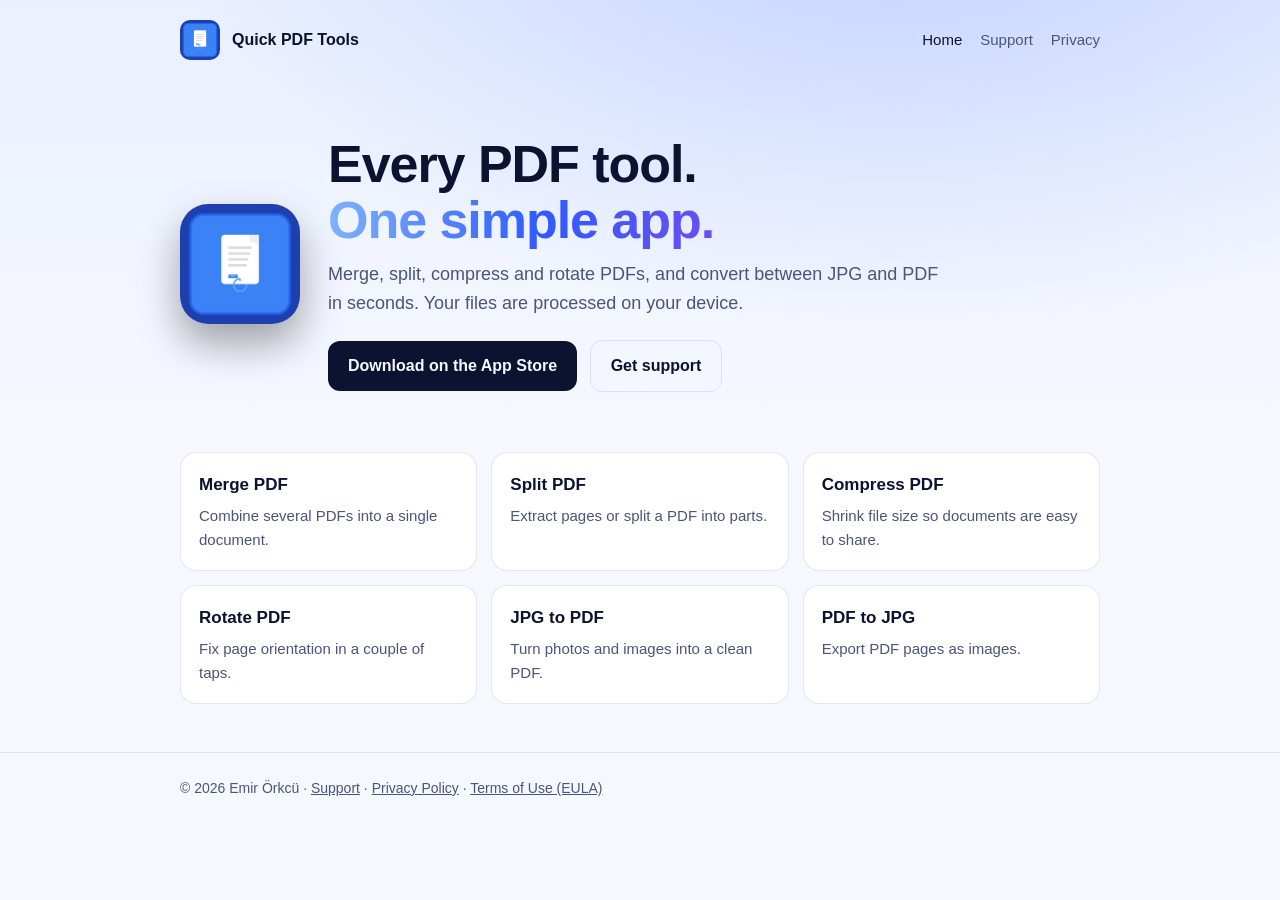
<file: index.html>
<!doctype html>
<html lang="en">
<head>
  <meta charset="utf-8">
  <meta name="viewport" content="width=device-width, initial-scale=1">
  <title>Quick PDF Tools — Merge, Split &amp; Compress PDFs</title>
  <meta name="description" content="Quick PDF Tools lets you merge, split, compress and rotate PDFs and convert between JPG and PDF — fast, simple and processed on your device.">
  <meta name="apple-itunes-app" content="app-id=6816261175">
  <link rel="icon" href="favicon.png">
  <link rel="apple-touch-icon" href="apple-touch-icon.png">
  <link rel="stylesheet" href="style.css">
</head>
<body>
  <div class="wrap">
    <header class="top">
      <a class="brand" href="./"><img src="icon.png" alt="">Quick PDF Tools</a>
      <nav class="links">
        <a href="./" aria-current="page">Home</a>
        <a href="support.html">Support</a>
        <a href="privacy-policy.html">Privacy</a>
      </nav>
    </header>

    <section class="hero">
      <img src="icon.png" alt="Quick PDF Tools app icon">
      <div>
        <h1>Every PDF tool.<br><span class="grad">One simple app.</span></h1>
        <p class="lead">Merge, split, compress and rotate PDFs, and convert between JPG and PDF in seconds. Your files are processed on your device.</p>
        <a class="btn" href="https://apps.apple.com/app/id6816261175">Download on the App Store</a>
        <a class="btn secondary" href="support.html">Get support</a>
      </div>
    </section>

    <div class="grid">
      <div class="card"><h3>Merge PDF</h3><p>Combine several PDFs into a single document.</p></div>
      <div class="card"><h3>Split PDF</h3><p>Extract pages or split a PDF into parts.</p></div>
      <div class="card"><h3>Compress PDF</h3><p>Shrink file size so documents are easy to share.</p></div>
      <div class="card"><h3>Rotate PDF</h3><p>Fix page orientation in a couple of taps.</p></div>
      <div class="card"><h3>JPG to PDF</h3><p>Turn photos and images into a clean PDF.</p></div>
      <div class="card"><h3>PDF to JPG</h3><p>Export PDF pages as images.</p></div>
    </div>
  </div>

  <footer>
    <div class="wrap">
      © 2026 Emir Örkcü ·
      <a href="support.html">Support</a> ·
      <a href="privacy-policy.html">Privacy Policy</a> ·
      <a href="https://www.apple.com/legal/internet-services/itunes/dev/stdeula/">Terms of Use (EULA)</a>
    </div>
  </footer>
</body>
</html>
</file>
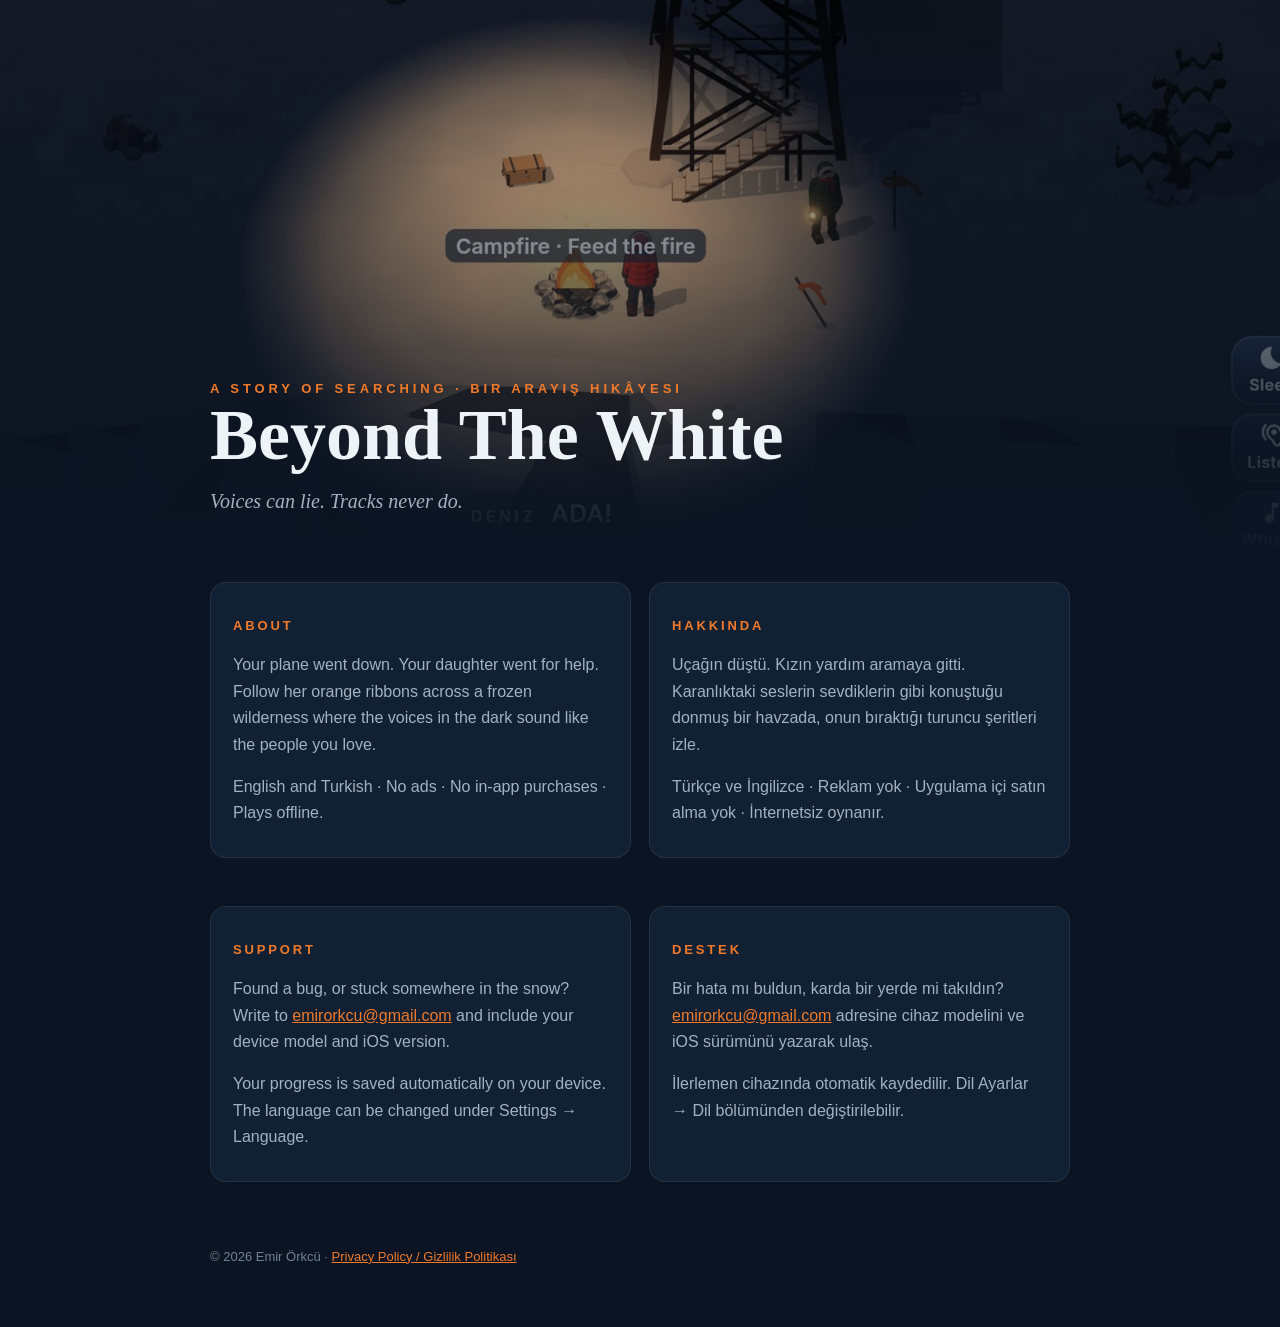
<file: beyond_the_white/index.html>
<!doctype html>
<html lang="en">
<head>
<meta charset="utf-8">
<meta name="viewport" content="width=device-width, initial-scale=1">
<title>Beyond The White</title>
<meta name="description" content="Beyond The White: a story-driven survival game about a father following his daughter across a frozen wilderness.">
<style>
  :root { --bg: #0b1422; --panel: #122033; --text: #eef3f8; --dim: #a3b2c2; --ember: #f07a2a; }
  body { margin: 0; background: var(--bg); color: var(--text); font: 16px/1.65 -apple-system, BlinkMacSystemFont, "Segoe UI", Inter, sans-serif; }
  header { position: relative; min-height: 62vh; display: flex; align-items: flex-end;
    background: linear-gradient(180deg, rgba(11,20,34,.1), rgba(11,20,34,1)), url('shot.jpg') center/cover no-repeat; }
  .wrap { max-width: 860px; margin: 0 auto; padding: 0 20px; width: 100%; }
  h1 { font-family: Georgia, "Times New Roman", serif; font-weight: 600; font-size: clamp(40px, 8vw, 72px); line-height: 1; margin: 0 0 14px; }
  .kicker { font-size: 13px; letter-spacing: .3em; color: var(--ember); text-transform: uppercase; font-weight: 700; }
  .tag { font-family: Georgia, serif; font-style: italic; color: var(--dim); font-size: 20px; margin: 0 0 40px; }
  section { padding: 24px 0; }
  h2 { font-size: 13px; letter-spacing: .22em; text-transform: uppercase; color: var(--ember); margin: 28px 0 8px; }
  p, li { color: var(--dim); }
  .grid { display: grid; grid-template-columns: repeat(auto-fit, minmax(260px, 1fr)); gap: 18px; }
  .card { background: var(--panel); border: 1px solid rgba(255,255,255,.08); border-radius: 16px; padding: 4px 22px 14px; }
  a { color: var(--ember); }
  footer { color: #6f8397; font-size: 13px; padding: 40px 0 60px; }
</style>
</head>
<body>
<header>
  <div class="wrap">
    <div class="kicker">A story of searching · Bir arayış hikâyesi</div>
    <h1>Beyond The White</h1>
    <p class="tag">Voices can lie. Tracks never do.</p>
  </div>
</header>
<div class="wrap">
  <section class="grid">
    <div class="card">
      <h2>About</h2>
      <p>Your plane went down. Your daughter went for help. Follow her orange ribbons across a frozen wilderness where the voices in the dark sound like the people you love.</p>
      <p>English and Turkish · No ads · No in-app purchases · Plays offline.</p>
    </div>
    <div class="card" lang="tr">
      <h2>Hakkında</h2>
      <p>Uçağın düştü. Kızın yardım aramaya gitti. Karanlıktaki seslerin sevdiklerin gibi konuştuğu donmuş bir havzada, onun bıraktığı turuncu şeritleri izle.</p>
      <p>Türkçe ve İngilizce · Reklam yok · Uygulama içi satın alma yok · İnternetsiz oynanır.</p>
    </div>
  </section>
  <section class="grid">
    <div class="card">
      <h2>Support</h2>
      <p>Found a bug, or stuck somewhere in the snow? Write to <a href="mailto:emirorkcu@gmail.com">emirorkcu@gmail.com</a> and include your device model and iOS version.</p>
      <p>Your progress is saved automatically on your device. The language can be changed under Settings → Language.</p>
    </div>
    <div class="card" lang="tr">
      <h2>Destek</h2>
      <p>Bir hata mı buldun, karda bir yerde mi takıldın? <a href="mailto:emirorkcu@gmail.com">emirorkcu@gmail.com</a> adresine cihaz modelini ve iOS sürümünü yazarak ulaş.</p>
      <p>İlerlemen cihazında otomatik kaydedilir. Dil Ayarlar → Dil bölümünden değiştirilebilir.</p>
    </div>
  </section>
  <footer>© 2026 Emir Örkcü · <a href="privacy.html">Privacy Policy / Gizlilik Politikası</a></footer>
</div>
</body>
</html>
</file>
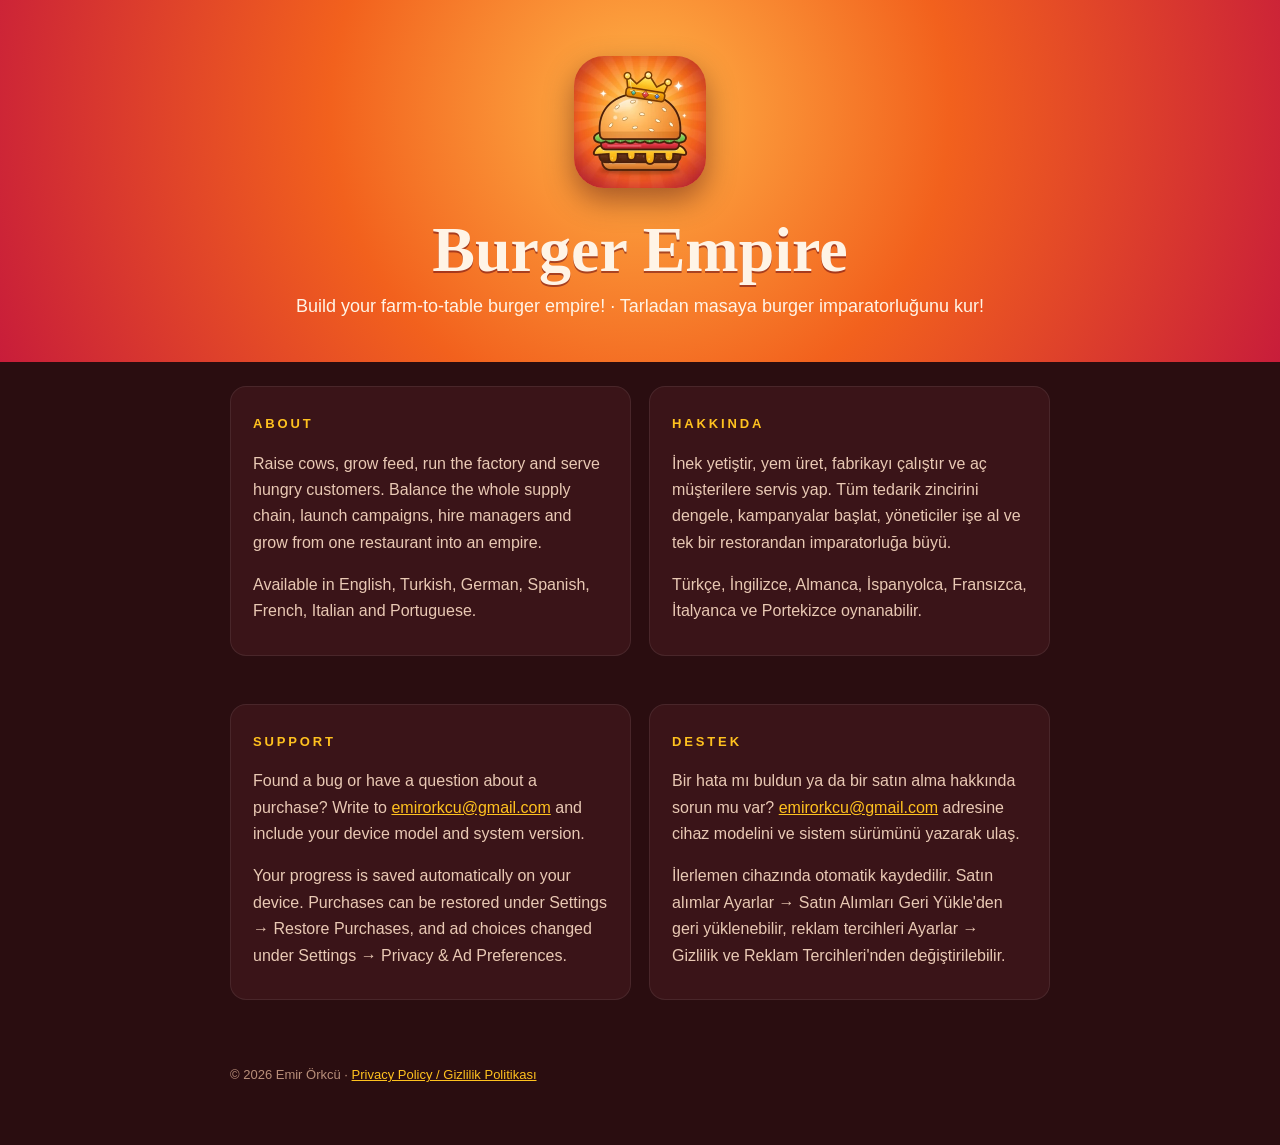
<file: burger_empire/index.html>
<!doctype html>
<html lang="en">
<head>
<meta charset="utf-8">
<meta name="viewport" content="width=device-width, initial-scale=1">
<title>Burger Empire</title>
<meta name="description" content="Burger Empire: build your farm-to-table burger empire. Support and privacy information.">
<link rel="icon" href="[data-uri]">
<style>
  :root { --bg: #2a0d10; --panel: #3a1418; --text: #fff4e6; --dim: #e9c9b4; --gold: #ffc21f; }
  body { margin: 0; background: var(--bg); color: var(--text); font: 16px/1.65 -apple-system, BlinkMacSystemFont, "Segoe UI", Inter, sans-serif; }
  header { background: radial-gradient(circle at 50% 30%, #ffb347 0%, #f2611d 45%, #c81d3a 100%); padding: 56px 0 40px; text-align: center; }
  header img { width: 132px; height: 132px; border-radius: 30px; box-shadow: 0 12px 30px rgba(60,0,10,.45); }
  .wrap { max-width: 860px; margin: 0 auto; padding: 0 20px; width: 100%; box-sizing: border-box; }
  h1 { font-family: Georgia, "Times New Roman", serif; font-weight: 600; font-size: clamp(40px, 8vw, 64px); line-height: 1; margin: 22px 0 10px; text-shadow: 0 2px 0 rgba(90,0,20,.5); }
  .tag { font-size: 18px; color: #fff4e6; margin: 0; }
  section { padding: 24px 0; }
  h2 { font-size: 13px; letter-spacing: .22em; text-transform: uppercase; color: var(--gold); margin: 22px 0 8px; }
  p, li { color: var(--dim); }
  .grid { display: grid; grid-template-columns: repeat(auto-fit, minmax(260px, 1fr)); gap: 18px; }
  .card { background: var(--panel); border: 1px solid rgba(255,255,255,.08); border-radius: 16px; padding: 4px 22px 14px; }
  a { color: var(--gold); }
  footer { color: #b98f7a; font-size: 13px; padding: 40px 0 60px; }
</style>
</head>
<body>
<header>
  <div class="wrap">
    <img src="[data-uri]" alt="Burger Empire icon">
    <h1>Burger Empire</h1>
    <p class="tag">Build your farm-to-table burger empire! · Tarladan masaya burger imparatorluğunu kur!</p>
  </div>
</header>
<div class="wrap">
  <section class="grid">
    <div class="card">
      <h2>About</h2>
      <p>Raise cows, grow feed, run the factory and serve hungry customers. Balance the whole supply chain, launch campaigns, hire managers and grow from one restaurant into an empire.</p>
      <p>Available in English, Turkish, German, Spanish, French, Italian and Portuguese.</p>
    </div>
    <div class="card" lang="tr">
      <h2>Hakkında</h2>
      <p>İnek yetiştir, yem üret, fabrikayı çalıştır ve aç müşterilere servis yap. Tüm tedarik zincirini dengele, kampanyalar başlat, yöneticiler işe al ve tek bir restorandan imparatorluğa büyü.</p>
      <p>Türkçe, İngilizce, Almanca, İspanyolca, Fransızca, İtalyanca ve Portekizce oynanabilir.</p>
    </div>
  </section>
  <section class="grid">
    <div class="card">
      <h2>Support</h2>
      <p>Found a bug or have a question about a purchase? Write to <a href="mailto:emirorkcu@gmail.com">emirorkcu@gmail.com</a> and include your device model and system version.</p>
      <p>Your progress is saved automatically on your device. Purchases can be restored under Settings → Restore Purchases, and ad choices changed under Settings → Privacy &amp; Ad Preferences.</p>
    </div>
    <div class="card" lang="tr">
      <h2>Destek</h2>
      <p>Bir hata mı buldun ya da bir satın alma hakkında sorun mu var? <a href="mailto:emirorkcu@gmail.com">emirorkcu@gmail.com</a> adresine cihaz modelini ve sistem sürümünü yazarak ulaş.</p>
      <p>İlerlemen cihazında otomatik kaydedilir. Satın alımlar Ayarlar → Satın Alımları Geri Yükle'den geri yüklenebilir, reklam tercihleri Ayarlar → Gizlilik ve Reklam Tercihleri'nden değiştirilebilir.</p>
    </div>
  </section>
  <footer>© 2026 Emir Örkcü · <a href="privacy.html">Privacy Policy / Gizlilik Politikası</a></footer>
</div>
</body>
</html>
</file>
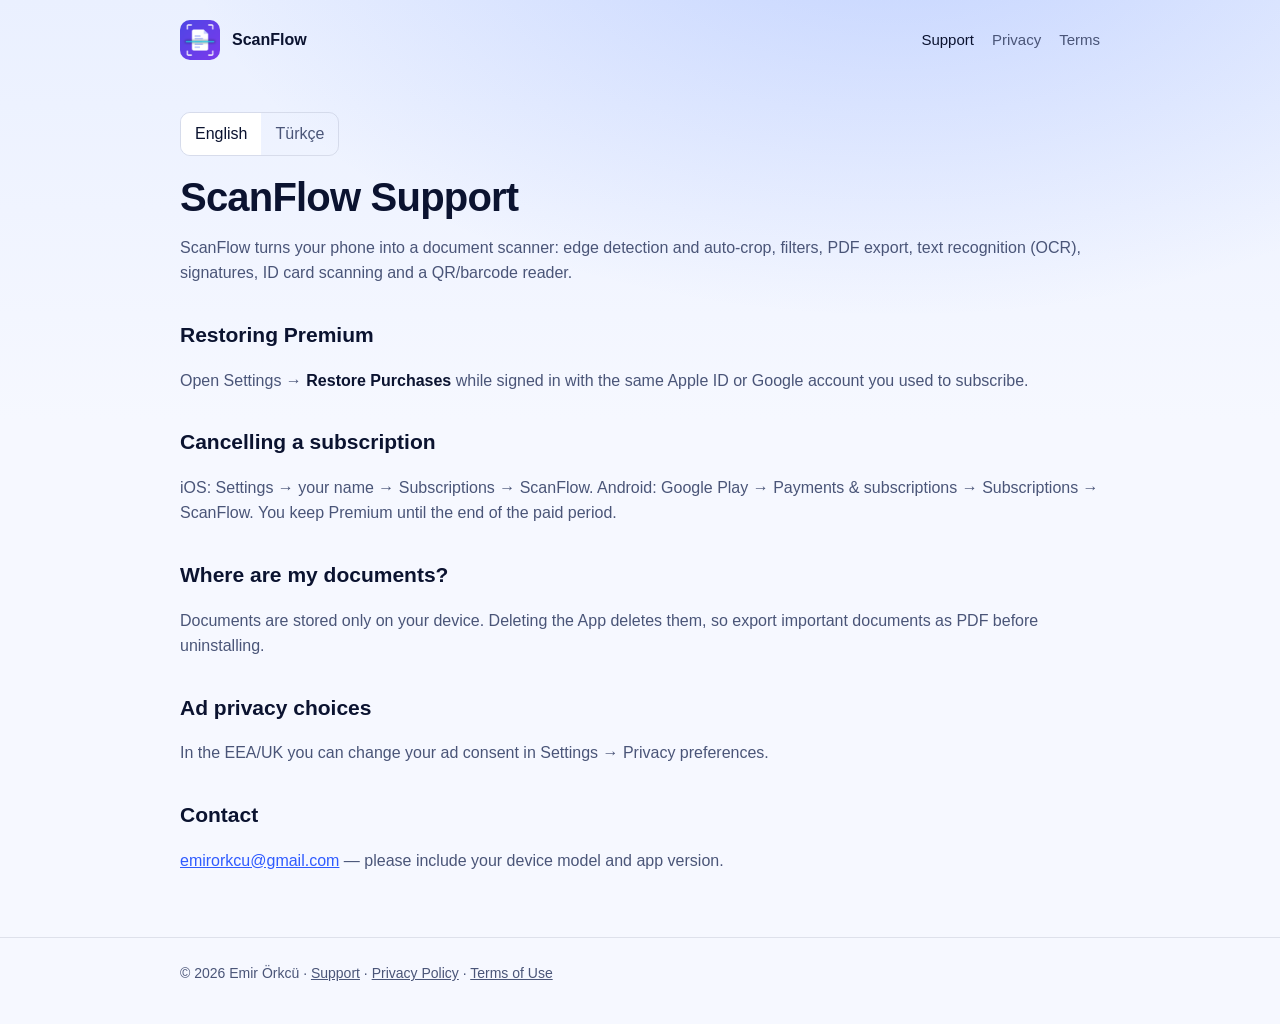
<file: scanflow/index.html>
<!doctype html>
<html lang="en">
<head>
  <meta charset="utf-8">
  <meta name="viewport" content="width=device-width, initial-scale=1">
  <title>ScanFlow — Support</title>
  <meta name="description" content="Support for ScanFlow, the document scanner with PDF export, OCR and QR reader.">
  <link rel="icon" href="[data-uri]">
  <link rel="apple-touch-icon" href="[data-uri]">
  <link rel="stylesheet" href="../style.css">
</head>
<body>
  <div class="wrap">
    <header class="top">
      <a class="brand" href="./"><img src="[data-uri]" alt="">ScanFlow</a>
      <nav class="links">
        <a href="./" aria-current="page">Support</a>
        <a href="privacy.html">Privacy</a>
        <a href="terms.html">Terms</a>
      </nav>
    </header>

    <section class="doc">
      <div class="lang" role="group" aria-label="Language">
        <button type="button" data-set-lang="en">English</button>
        <button type="button" data-set-lang="tr">Türkçe</button>
      </div>

      <div data-lang-block="en">
        <h1>ScanFlow Support</h1>
        <p>ScanFlow turns your phone into a document scanner: edge detection and auto-crop, filters, PDF export, text recognition (OCR), signatures, ID card scanning and a QR/barcode reader.</p>

        <h2>Restoring Premium</h2>
        <p>Open Settings → <strong>Restore Purchases</strong> while signed in with the same Apple ID or Google account you used to subscribe.</p>

        <h2>Cancelling a subscription</h2>
        <p>iOS: Settings → your name → Subscriptions → ScanFlow. Android: Google Play → Payments &amp; subscriptions → Subscriptions → ScanFlow. You keep Premium until the end of the paid period.</p>

        <h2>Where are my documents?</h2>
        <p>Documents are stored only on your device. Deleting the App deletes them, so export important documents as PDF before uninstalling.</p>

        <h2>Ad privacy choices</h2>
        <p>In the EEA/UK you can change your ad consent in Settings → Privacy preferences.</p>

        <h2>Contact</h2>
        <p><a href="mailto:emirorkcu@gmail.com?subject=ScanFlow%20Support">emirorkcu@gmail.com</a> — please include your device model and app version.</p>
      </div>

      <div data-lang-block="tr">
        <h1>ScanFlow Destek</h1>
        <p>ScanFlow telefonunuzu bir belge tarayıcıya dönüştürür: kenar algılama ve otomatik kırpma, filtreler, PDF dışa aktarma, metin tanıma (OCR), imza, kimlik kartı tarama ve QR/barkod okuyucu.</p>

        <h2>Premium'u geri yükleme</h2>
        <p>Abone olduğunuz Apple Kimliği veya Google hesabıyla oturum açıkken Ayarlar → <strong>Satın Alımları Geri Yükle</strong>'ye dokunun.</p>

        <h2>Aboneliği iptal etme</h2>
        <p>iOS: Ayarlar → adınız → Abonelikler → ScanFlow. Android: Google Play → Ödemeler ve abonelikler → Abonelikler → ScanFlow. Premium, ödenen dönemin sonuna kadar devam eder.</p>

        <h2>Belgelerim nerede?</h2>
        <p>Belgeler yalnızca cihazınızda saklanır. Uygulamayı silmek belgeleri de siler; kaldırmadan önce önemli belgeleri PDF olarak dışa aktarın.</p>

        <h2>Reklam gizlilik tercihleri</h2>
        <p>AEA/Birleşik Krallık'ta reklam onayınızı Ayarlar → Gizlilik tercihleri bölümünden değiştirebilirsiniz.</p>

        <h2>İletişim</h2>
        <p><a href="mailto:emirorkcu@gmail.com?subject=ScanFlow%20Destek">emirorkcu@gmail.com</a> — lütfen cihaz modelinizi ve uygulama sürümünü ekleyin.</p>
      </div>
    </section>
  </div>
  <footer>
    <div class="wrap">
      © 2026 Emir Örkcü ·
      <a href="./">Support</a> ·
      <a href="privacy.html">Privacy Policy</a> ·
      <a href="terms.html">Terms of Use</a>
    </div>
  </footer>
  <script src="../lang.js"></script>
</body>
</html>
</file>
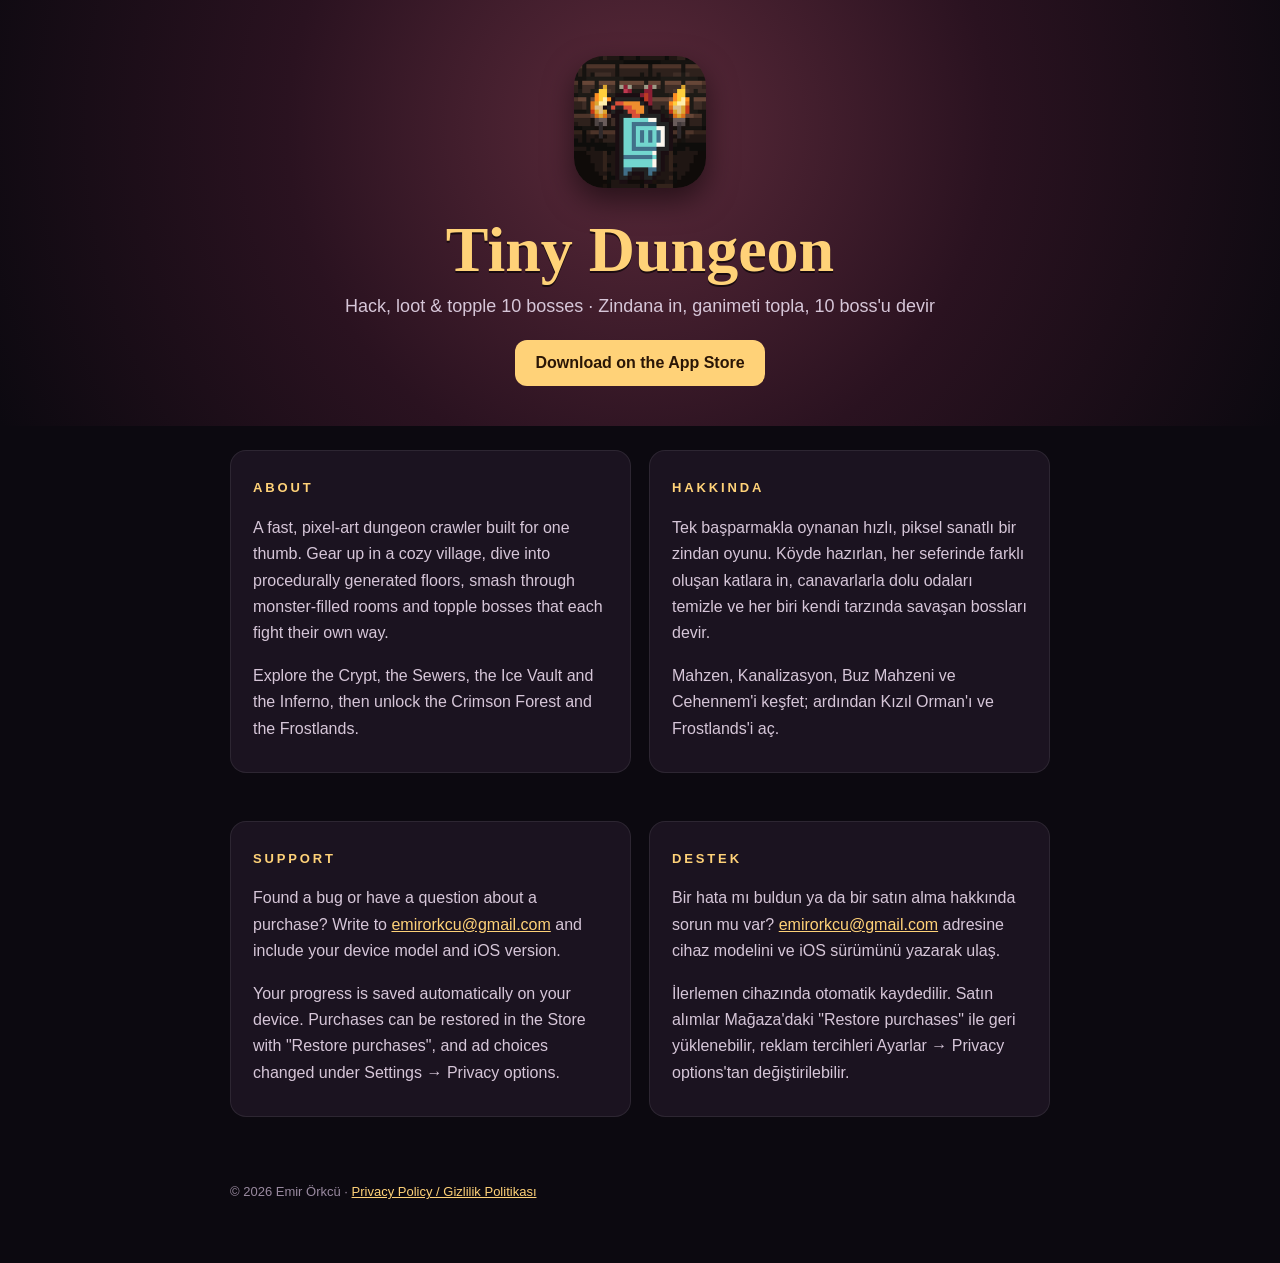
<file: tiny_dungeon/index.html>
<!doctype html>
<html lang="en">
<head>
<meta charset="utf-8">
<meta name="viewport" content="width=device-width, initial-scale=1">
<title>Tiny Dungeon</title>
<meta name="description" content="Tiny Dungeon: a pixel-art dungeon crawler built for one thumb. Support and privacy information.">
<meta name="apple-itunes-app" content="app-id=6818256887">
<link rel="icon" href="[data-uri]">
<style>
  :root { --bg: #0c0910; --panel: #1b1320; --text: #f4ecdf; --dim: #d6c6d8; --gold: #ffd278; }
  body { margin: 0; background: var(--bg); color: var(--text); font: 16px/1.65 -apple-system, BlinkMacSystemFont, "Segoe UI", Inter, sans-serif; }
  header { background: radial-gradient(circle at 50% 30%, #5b2a3a 0%, #2a1220 50%, #0c0910 100%); padding: 56px 0 40px; text-align: center; }
  header img { width: 132px; height: 132px; border-radius: 30px; box-shadow: 0 12px 30px rgba(0,0,0,.55); image-rendering: auto; }
  .wrap { max-width: 860px; margin: 0 auto; padding: 0 20px; width: 100%; box-sizing: border-box; }
  h1 { font-family: Georgia, "Times New Roman", serif; font-weight: 600; font-size: clamp(40px, 8vw, 64px); line-height: 1; margin: 22px 0 10px; color: var(--gold); text-shadow: 0 2px 0 rgba(0,0,0,.6); }
  .tag { font-size: 18px; margin: 0; }
  .cta { display: inline-block; margin-top: 18px; padding: 10px 20px; border-radius: 12px; background: var(--gold); color: #2a1606; font-weight: 700; text-decoration: none; }
  section { padding: 24px 0; }
  h2 { font-size: 13px; letter-spacing: .22em; text-transform: uppercase; color: var(--gold); margin: 22px 0 8px; }
  h3 { font-size: 16px; color: var(--text); margin: 22px 0 6px; }
  p, li { color: var(--dim); }
  .grid { display: grid; grid-template-columns: repeat(auto-fit, minmax(260px, 1fr)); gap: 18px; }
  .card { background: var(--panel); border: 1px solid rgba(255,255,255,.08); border-radius: 16px; padding: 4px 22px 14px; }
  a { color: var(--gold); }
  footer { color: #9a8aa0; font-size: 13px; padding: 40px 0 60px; }
</style>
</head>
<body>
<header>
  <div class="wrap">
    <img src="[data-uri]" alt="Tiny Dungeon icon">
    <h1>Tiny Dungeon</h1>
    <p class="tag">Hack, loot &amp; topple 10 bosses · Zindana in, ganimeti topla, 10 boss'u devir</p>
    <a class="cta" href="https://apps.apple.com/app/id6818256887">Download on the App Store</a>
  </div>
</header>
<div class="wrap">
  <section class="grid">
    <div class="card">
      <h2>About</h2>
      <p>A fast, pixel-art dungeon crawler built for one thumb. Gear up in a cozy village, dive into procedurally generated floors, smash through monster-filled rooms and topple bosses that each fight their own way.</p>
      <p>Explore the Crypt, the Sewers, the Ice Vault and the Inferno, then unlock the Crimson Forest and the Frostlands.</p>
    </div>
    <div class="card" lang="tr">
      <h2>Hakkında</h2>
      <p>Tek başparmakla oynanan hızlı, piksel sanatlı bir zindan oyunu. Köyde hazırlan, her seferinde farklı oluşan katlara in, canavarlarla dolu odaları temizle ve her biri kendi tarzında savaşan bossları devir.</p>
      <p>Mahzen, Kanalizasyon, Buz Mahzeni ve Cehennem'i keşfet; ardından Kızıl Orman'ı ve Frostlands'i aç.</p>
    </div>
  </section>
  <section class="grid">
    <div class="card">
      <h2>Support</h2>
      <p>Found a bug or have a question about a purchase? Write to <a href="mailto:emirorkcu@gmail.com">emirorkcu@gmail.com</a> and include your device model and iOS version.</p>
      <p>Your progress is saved automatically on your device. Purchases can be restored in the Store with "Restore purchases", and ad choices changed under Settings → Privacy options.</p>
    </div>
    <div class="card" lang="tr">
      <h2>Destek</h2>
      <p>Bir hata mı buldun ya da bir satın alma hakkında sorun mu var? <a href="mailto:emirorkcu@gmail.com">emirorkcu@gmail.com</a> adresine cihaz modelini ve iOS sürümünü yazarak ulaş.</p>
      <p>İlerlemen cihazında otomatik kaydedilir. Satın alımlar Mağaza'daki "Restore purchases" ile geri yüklenebilir, reklam tercihleri Ayarlar → Privacy options'tan değiştirilebilir.</p>
    </div>
  </section>
  <footer>© 2026 Emir Örkcü · <a href="privacy.html">Privacy Policy / Gizlilik Politikası</a></footer>
</div>
</body>
</html>
</file>
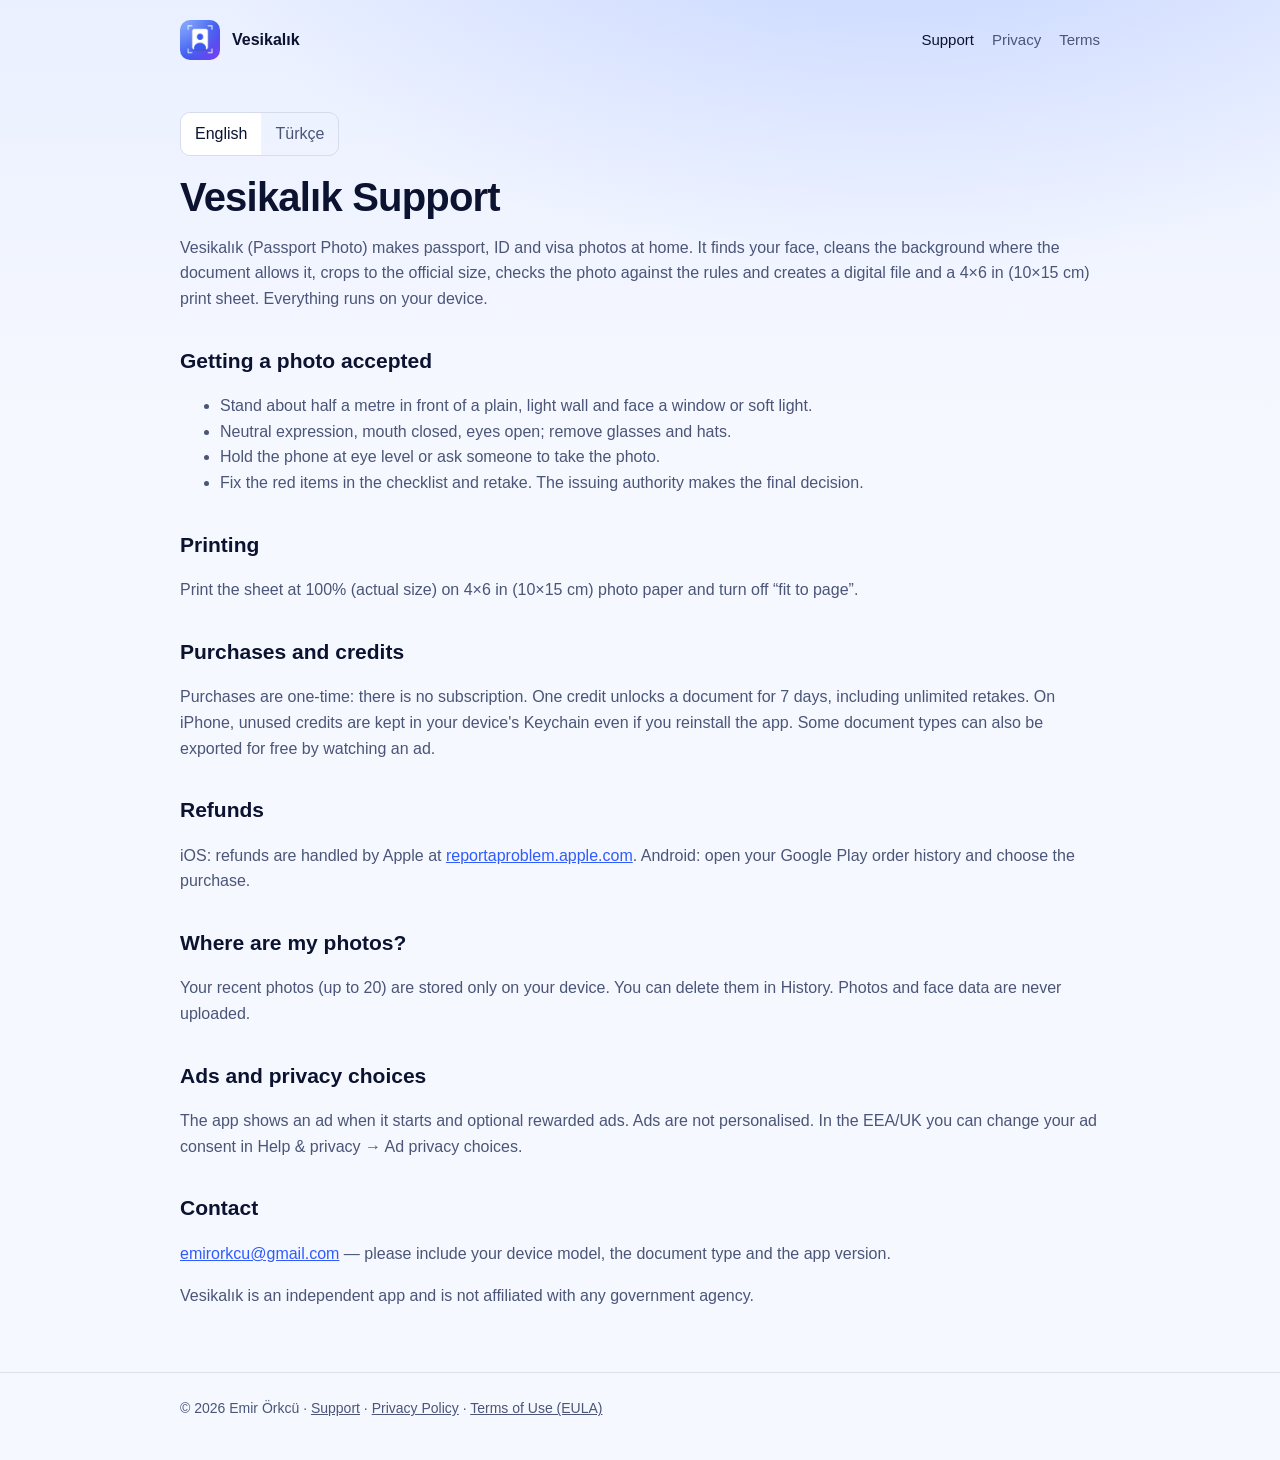
<file: vesika/index.html>
<!doctype html>
<html lang="en">
<head>
  <meta charset="utf-8">
  <meta name="viewport" content="width=device-width, initial-scale=1">
  <title>Vesikalık — Support</title>
  <meta name="description" content="Support for Vesikalık, the passport and ID photo app.">
  <link rel="icon" href="[data-uri]">
  <link rel="apple-touch-icon" href="[data-uri]">
  <link rel="stylesheet" href="../style.css">
</head>
<body>
  <div class="wrap">
    <header class="top">
      <a class="brand" href="./"><img src="[data-uri]" alt="">Vesikalık</a>
      <nav class="links">
        <a aria-current="page" href="./">Support</a>
        <a href="privacy.html">Privacy</a>
        <a href="https://www.apple.com/legal/internet-services/itunes/dev/stdeula/">Terms</a>
      </nav>
    </header>

    <section class="doc">
      <div class="lang" role="group" aria-label="Language">
        <button type="button" data-set-lang="en">English</button>
        <button type="button" data-set-lang="tr">Türkçe</button>
      </div>

      <div data-lang-block="en">
        <h1>Vesikalık Support</h1>
        <p>Vesikalık (Passport Photo) makes passport, ID and visa photos at home. It finds your face, cleans the background where the document allows it, crops to the official size, checks the photo against the rules and creates a digital file and a 4×6 in (10×15 cm) print sheet. Everything runs on your device.</p>

        <h2>Getting a photo accepted</h2>
        <ul>
          <li>Stand about half a metre in front of a plain, light wall and face a window or soft light.</li>
          <li>Neutral expression, mouth closed, eyes open; remove glasses and hats.</li>
          <li>Hold the phone at eye level or ask someone to take the photo.</li>
          <li>Fix the red items in the checklist and retake. The issuing authority makes the final decision.</li>
        </ul>

        <h2>Printing</h2>
        <p>Print the sheet at 100% (actual size) on 4×6 in (10×15 cm) photo paper and turn off “fit to page”.</p>

        <h2>Purchases and credits</h2>
        <p>Purchases are one-time: there is no subscription. One credit unlocks a document for 7 days, including unlimited retakes. On iPhone, unused credits are kept in your device's Keychain even if you reinstall the app. Some document types can also be exported for free by watching an ad.</p>

        <h2>Refunds</h2>
        <p>iOS: refunds are handled by Apple at <a href="https://reportaproblem.apple.com">reportaproblem.apple.com</a>. Android: open your Google Play order history and choose the purchase.</p>

        <h2>Where are my photos?</h2>
        <p>Your recent photos (up to 20) are stored only on your device. You can delete them in History. Photos and face data are never uploaded.</p>

        <h2>Ads and privacy choices</h2>
        <p>The app shows an ad when it starts and optional rewarded ads. Ads are not personalised. In the EEA/UK you can change your ad consent in Help &amp; privacy → Ad privacy choices.</p>

        <h2>Contact</h2>
        <p><a href="mailto:emirorkcu@gmail.com?subject=Vesikal%C4%B1k%20Support">emirorkcu@gmail.com</a> — please include your device model, the document type and the app version.</p>
        <p>Vesikalık is an independent app and is not affiliated with any government agency.</p>
      </div>

      <div data-lang-block="tr">
        <h1>Vesikalık Destek</h1>
        <p>Vesikalık; pasaport, kimlik ve vize fotoğraflarını evde hazırlar. Yüzünüzü bulur, belge izin veriyorsa arka planı temizler, resmi ölçüye göre kırpar, fotoğrafı kurallara göre kontrol eder ve dijital dosya ile 10×15 cm baskı tabakası üretir. Her şey cihazınızda çalışır.</p>

        <h2>Fotoğrafın kabul edilmesi için</h2>
        <ul>
          <li>Düz ve açık renkli bir duvarın yarım metre kadar önünde durun; yüzünüzü pencereye ya da yumuşak ışığa dönün.</li>
          <li>Nötr ifade, ağız kapalı, gözler açık; gözlüğü ve şapkayı çıkarın.</li>
          <li>Telefonu göz hizasında tutun ya da birinden çekmesini isteyin.</li>
          <li>Kontrol listesindeki kırmızı maddeleri düzeltip yeniden çekin. Kabul kararını başvurduğunuz kurum verir.</li>
        </ul>

        <h2>Baskı</h2>
        <p>Tabakayı 10×15 cm fotoğraf kâğıdına %100 (gerçek boyut) basın; “sayfaya sığdır” kapalı olsun.</p>

        <h2>Satın almalar ve haklar</h2>
        <p>Satın almalar tek seferliktir; abonelik yoktur. Bir hak, bir belgeyi 7 gün boyunca (sınırsız yeniden çekim dahil) açar. iPhone'da kullanılmayan haklar, uygulamayı silip yükleseniz de cihazınızın Anahtar Zinciri'nde kalır. Bazı belge türleri reklam izlenerek ücretsiz dışa aktarılabilir.</p>

        <h2>İade</h2>
        <p>iOS: iadeleri Apple yönetir: <a href="https://reportaproblem.apple.com">reportaproblem.apple.com</a>. Android: Google Play sipariş geçmişinizden satın alımı seçin.</p>

        <h2>Fotoğraflarım nerede?</h2>
        <p>Son fotoğraflarınız (en fazla 20) yalnızca cihazınızda saklanır; Geçmiş ekranından silebilirsiniz. Fotoğraflar ve yüz verileri hiçbir yere yüklenmez.</p>

        <h2>Reklamlar ve gizlilik tercihleri</h2>
        <p>Uygulama açılırken bir reklam ve isteğe bağlı ödüllü reklamlar gösterir. Reklamlar kişiselleştirilmez. AEA/Birleşik Krallık'ta reklam onayınızı Yardım ve gizlilik → Reklam gizlilik tercihleri bölümünden değiştirebilirsiniz.</p>

        <h2>İletişim</h2>
        <p><a href="mailto:emirorkcu@gmail.com?subject=Vesikal%C4%B1k%20Destek">emirorkcu@gmail.com</a> — lütfen cihaz modelinizi, belge türünü ve uygulama sürümünü ekleyin.</p>
        <p>Vesikalık bağımsız bir uygulamadır; hiçbir resmi kurumla bağlantısı yoktur.</p>
      </div>
    </section>
  </div>
  <footer>
    <div class="wrap">
      © 2026 Emir Örkcü ·
      <a href="./">Support</a> ·
      <a href="privacy.html">Privacy Policy</a> ·
      <a href="https://www.apple.com/legal/internet-services/itunes/dev/stdeula/">Terms of Use (EULA)</a>
    </div>
  </footer>
  <script src="../lang.js"></script>
</body>
</html>
</file>
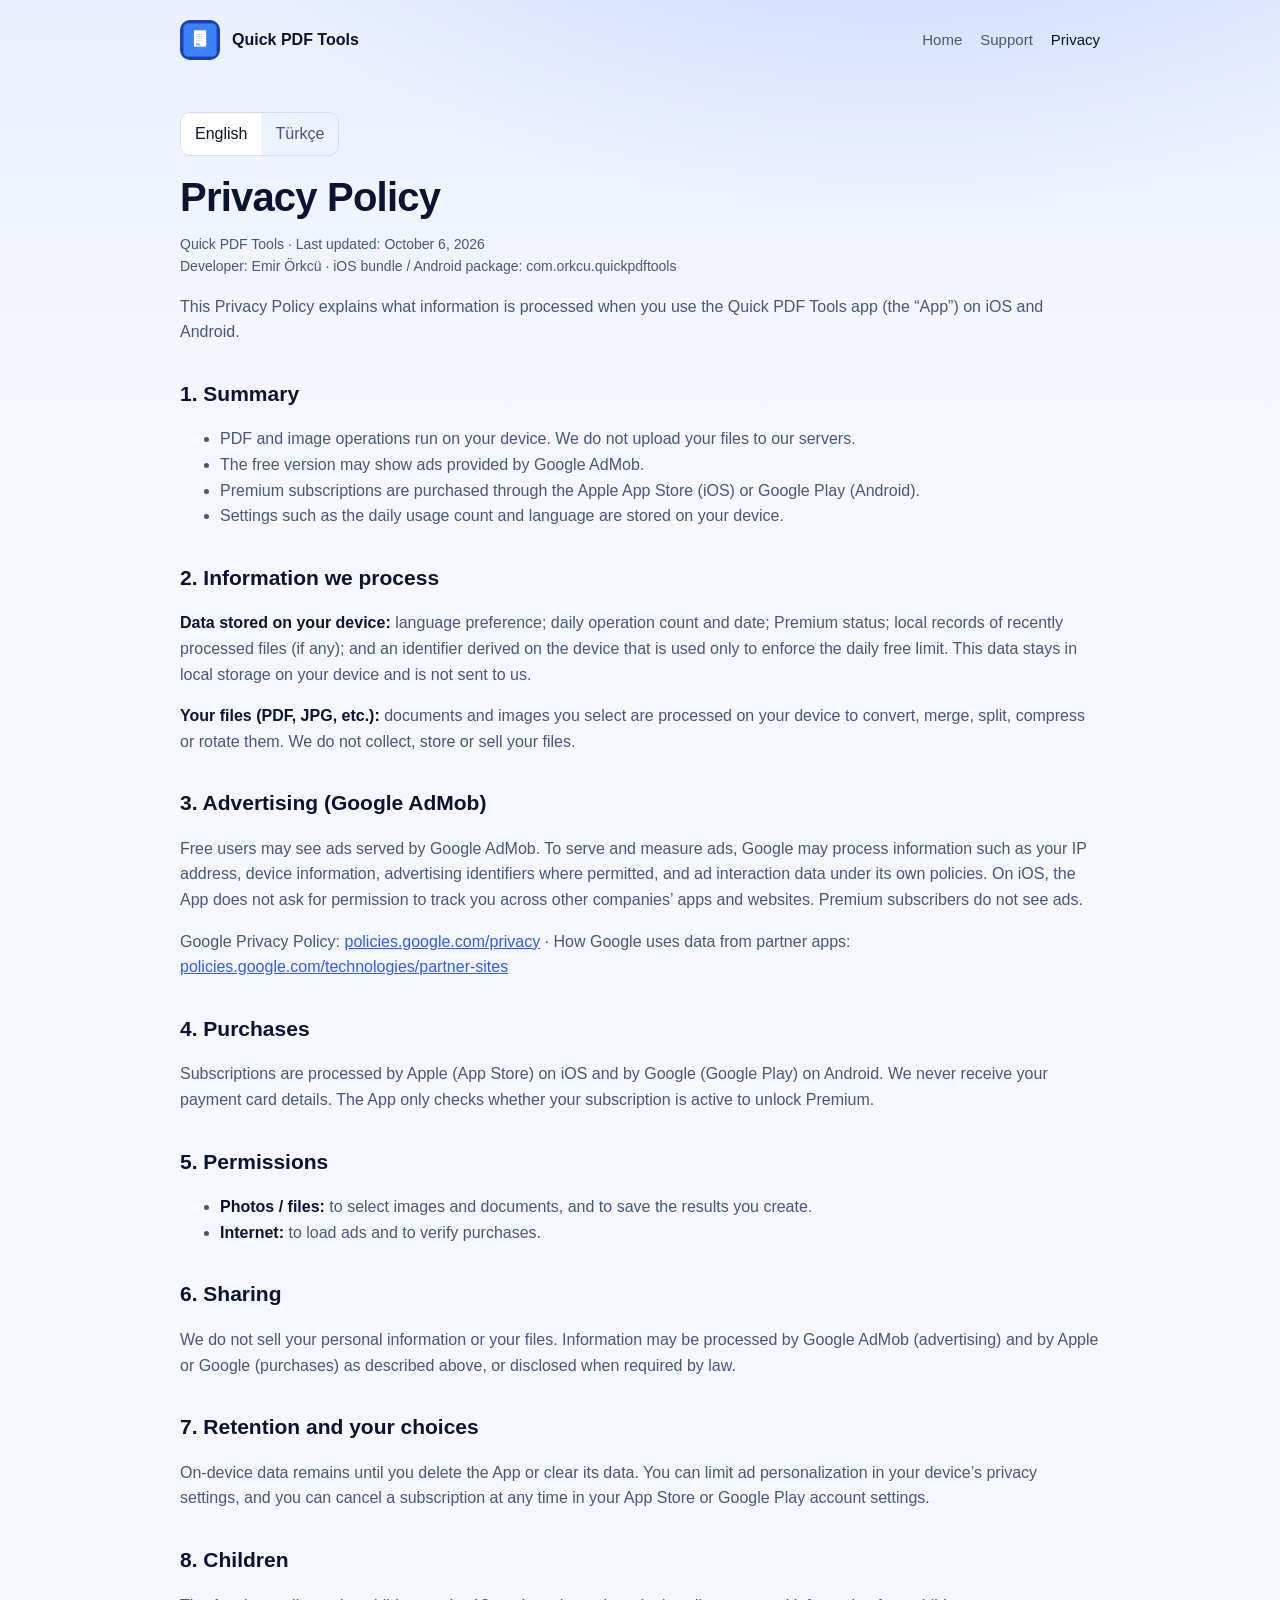
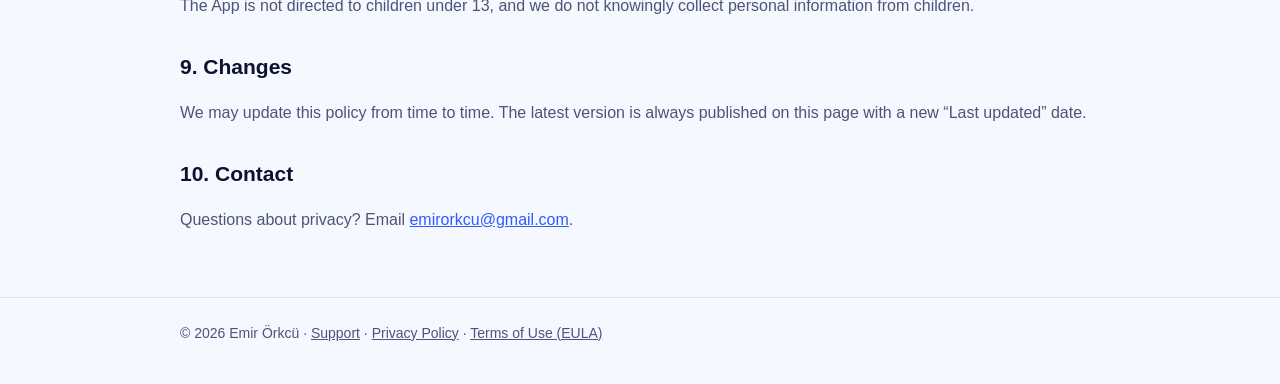
<file: privacy-policy.html>
<!doctype html>
<html lang="en">
<head>
  <meta charset="utf-8">
  <meta name="viewport" content="width=device-width, initial-scale=1">
  <title>Privacy Policy — Quick PDF Tools</title>
  <meta name="description" content="Privacy Policy for the Quick PDF Tools app on iOS and Android.">
  <link rel="icon" href="favicon.png">
  <link rel="apple-touch-icon" href="apple-touch-icon.png">
  <link rel="stylesheet" href="style.css">
</head>
<body>
  <div class="wrap">
    <header class="top">
      <a class="brand" href="./"><img src="icon.png" alt="">Quick PDF Tools</a>
      <nav class="links">
        <a href="./">Home</a>
        <a href="support.html">Support</a>
        <a href="privacy-policy.html" aria-current="page">Privacy</a>
      </nav>
    </header>

    <section class="doc">
      <div class="lang" role="group" aria-label="Language">
        <button type="button" data-set-lang="en">English</button>
        <button type="button" data-set-lang="tr">Türkçe</button>
      </div>

      <div data-lang-block="en">
        <h1>Privacy Policy</h1>
        <p class="meta">Quick PDF Tools · Last updated: October 6, 2026<br>Developer: Emir Örkcü · iOS bundle / Android package: com.orkcu.quickpdftools</p>
        <p>This Privacy Policy explains what information is processed when you use the Quick PDF Tools app (the “App”) on iOS and Android.</p>

        <h2>1. Summary</h2>
        <ul>
          <li>PDF and image operations run on your device. We do not upload your files to our servers.</li>
          <li>The free version may show ads provided by Google AdMob.</li>
          <li>Premium subscriptions are purchased through the Apple App Store (iOS) or Google Play (Android).</li>
          <li>Settings such as the daily usage count and language are stored on your device.</li>
        </ul>

        <h2>2. Information we process</h2>
        <p><strong>Data stored on your device:</strong> language preference; daily operation count and date; Premium status; local records of recently processed files (if any); and an identifier derived on the device that is used only to enforce the daily free limit. This data stays in local storage on your device and is not sent to us.</p>
        <p><strong>Your files (PDF, JPG, etc.):</strong> documents and images you select are processed on your device to convert, merge, split, compress or rotate them. We do not collect, store or sell your files.</p>

        <h2>3. Advertising (Google AdMob)</h2>
        <p>Free users may see ads served by Google AdMob. To serve and measure ads, Google may process information such as your IP address, device information, advertising identifiers where permitted, and ad interaction data under its own policies. On iOS, the App does not ask for permission to track you across other companies’ apps and websites. Premium subscribers do not see ads.</p>
        <p>Google Privacy Policy: <a href="https://policies.google.com/privacy">policies.google.com/privacy</a> · How Google uses data from partner apps: <a href="https://policies.google.com/technologies/partner-sites">policies.google.com/technologies/partner-sites</a></p>

        <h2>4. Purchases</h2>
        <p>Subscriptions are processed by Apple (App Store) on iOS and by Google (Google Play) on Android. We never receive your payment card details. The App only checks whether your subscription is active to unlock Premium.</p>

        <h2>5. Permissions</h2>
        <ul>
          <li><strong>Photos / files:</strong> to select images and documents, and to save the results you create.</li>
          <li><strong>Internet:</strong> to load ads and to verify purchases.</li>
        </ul>

        <h2>6. Sharing</h2>
        <p>We do not sell your personal information or your files. Information may be processed by Google AdMob (advertising) and by Apple or Google (purchases) as described above, or disclosed when required by law.</p>

        <h2>7. Retention and your choices</h2>
        <p>On-device data remains until you delete the App or clear its data. You can limit ad personalization in your device’s privacy settings, and you can cancel a subscription at any time in your App Store or Google Play account settings.</p>

        <h2>8. Children</h2>
        <p>The App is not directed to children under 13, and we do not knowingly collect personal information from children.</p>

        <h2>9. Changes</h2>
        <p>We may update this policy from time to time. The latest version is always published on this page with a new “Last updated” date.</p>

        <h2>10. Contact</h2>
        <p>Questions about privacy? Email <a href="mailto:emirorkcu@gmail.com">emirorkcu@gmail.com</a>.</p>
      </div>

      <div data-lang-block="tr">
        <h1>Gizlilik Politikası</h1>
        <p class="meta">Quick PDF Tools · Son güncelleme: 6 Ekim 2026<br>Geliştirici: Emir Örkcü · iOS paket / Android paket: com.orkcu.quickpdftools</p>
        <p>Bu Gizlilik Politikası, Quick PDF Tools uygulamasını (“Uygulama”) iOS ve Android'de kullandığınızda hangi bilgilerin işlendiğini açıklar.</p>

        <h2>1. Özet</h2>
        <ul>
          <li>PDF ve görsel işlemleri cihazınızda yapılır. Dosyalarınızı sunucularımıza yüklemeyiz.</li>
          <li>Ücretsiz sürümde Google AdMob tarafından sağlanan reklamlar gösterilebilir.</li>
          <li>Premium abonelikler Apple App Store (iOS) veya Google Play (Android) üzerinden satın alınır.</li>
          <li>Günlük kullanım sayısı ve dil gibi ayarlar cihazınızda saklanır.</li>
        </ul>

        <h2>2. İşlenen bilgiler</h2>
        <p><strong>Cihazınızda saklanan veriler:</strong> dil tercihi; günlük işlem sayısı ve tarihi; Premium durumu; son işlenen dosyalara ait yerel kayıtlar (varsa) ve yalnızca günlük ücretsiz limiti uygulamak için cihazda türetilen bir kimlik. Bu veriler cihazınızın yerel depolamasında kalır ve bize gönderilmez.</p>
        <p><strong>Dosyalarınız (PDF, JPG vb.):</strong> seçtiğiniz belge ve görseller dönüştürme, birleştirme, bölme, sıkıştırma veya döndürme için cihazınızda işlenir. Dosyalarınızı toplamaz, saklamaz veya satmayız.</p>

        <h2>3. Reklamlar (Google AdMob)</h2>
        <p>Ücretsiz kullanıcılara Google AdMob reklamları gösterilebilir. Google, reklam sunmak ve ölçmek için IP adresi, cihaz bilgisi, izin verilen durumlarda reklam kimlikleri ve reklam etkileşim verileri gibi bilgileri kendi politikaları kapsamında işleyebilir. iOS'ta Uygulama, sizi diğer şirketlerin uygulama ve web sitelerinde izlemek için izin istemez. Premium abonelere reklam gösterilmez.</p>
        <p>Google Gizlilik Politikası: <a href="https://policies.google.com/privacy">policies.google.com/privacy</a> · Google'ın iş ortağı uygulamalarındaki veri kullanımı: <a href="https://policies.google.com/technologies/partner-sites">policies.google.com/technologies/partner-sites</a></p>

        <h2>4. Satın almalar</h2>
        <p>Abonelik ödemeleri iOS'ta Apple (App Store), Android'de Google (Google Play) tarafından işlenir. Kart bilgileriniz bize hiçbir zaman ulaşmaz. Uygulama, Premium'u açmak için yalnızca aboneliğinizin aktif olup olmadığını kontrol eder.</p>

        <h2>5. İzinler</h2>
        <ul>
          <li><strong>Fotoğraflar / dosyalar:</strong> görsel ve belgeleri seçmek ve oluşturduğunuz sonuçları kaydetmek için.</li>
          <li><strong>İnternet:</strong> reklamları yüklemek ve satın almaları doğrulamak için.</li>
        </ul>

        <h2>6. Paylaşım</h2>
        <p>Kişisel bilgilerinizi veya dosyalarınızı satmayız. Bilgiler yukarıda açıklandığı şekilde Google AdMob (reklam) ve Apple veya Google (satın alma) tarafından işlenebilir ya da yasal zorunluluk halinde paylaşılabilir.</p>

        <h2>7. Saklama ve tercihleriniz</h2>
        <p>Cihazdaki veriler, Uygulamayı silene veya verilerini temizleyene kadar kalır. Reklam kişiselleştirmesini cihazınızın gizlilik ayarlarından sınırlayabilir, aboneliğinizi App Store veya Google Play hesap ayarlarınızdan istediğiniz zaman iptal edebilirsiniz.</p>

        <h2>8. Çocuklar</h2>
        <p>Uygulama 13 yaşından küçük çocuklara yönelik değildir ve çocuklardan bilerek kişisel bilgi toplamayız.</p>

        <h2>9. Değişiklikler</h2>
        <p>Bu politikayı zaman zaman güncelleyebiliriz. En güncel sürüm, yeni “Son güncelleme” tarihiyle her zaman bu sayfada yayınlanır.</p>

        <h2>10. İletişim</h2>
        <p>Gizlilikle ilgili sorularınız için <a href="mailto:emirorkcu@gmail.com">emirorkcu@gmail.com</a> adresine yazabilirsiniz.</p>
      </div>
    </section>
  </div>

  <footer>
    <div class="wrap">
      © 2026 Emir Örkcü ·
      <a href="support.html">Support</a> ·
      <a href="privacy-policy.html">Privacy Policy</a> ·
      <a href="https://www.apple.com/legal/internet-services/itunes/dev/stdeula/">Terms of Use (EULA)</a>
    </div>
  </footer>
  <script src="lang.js"></script>
</body>
</html>
</file>
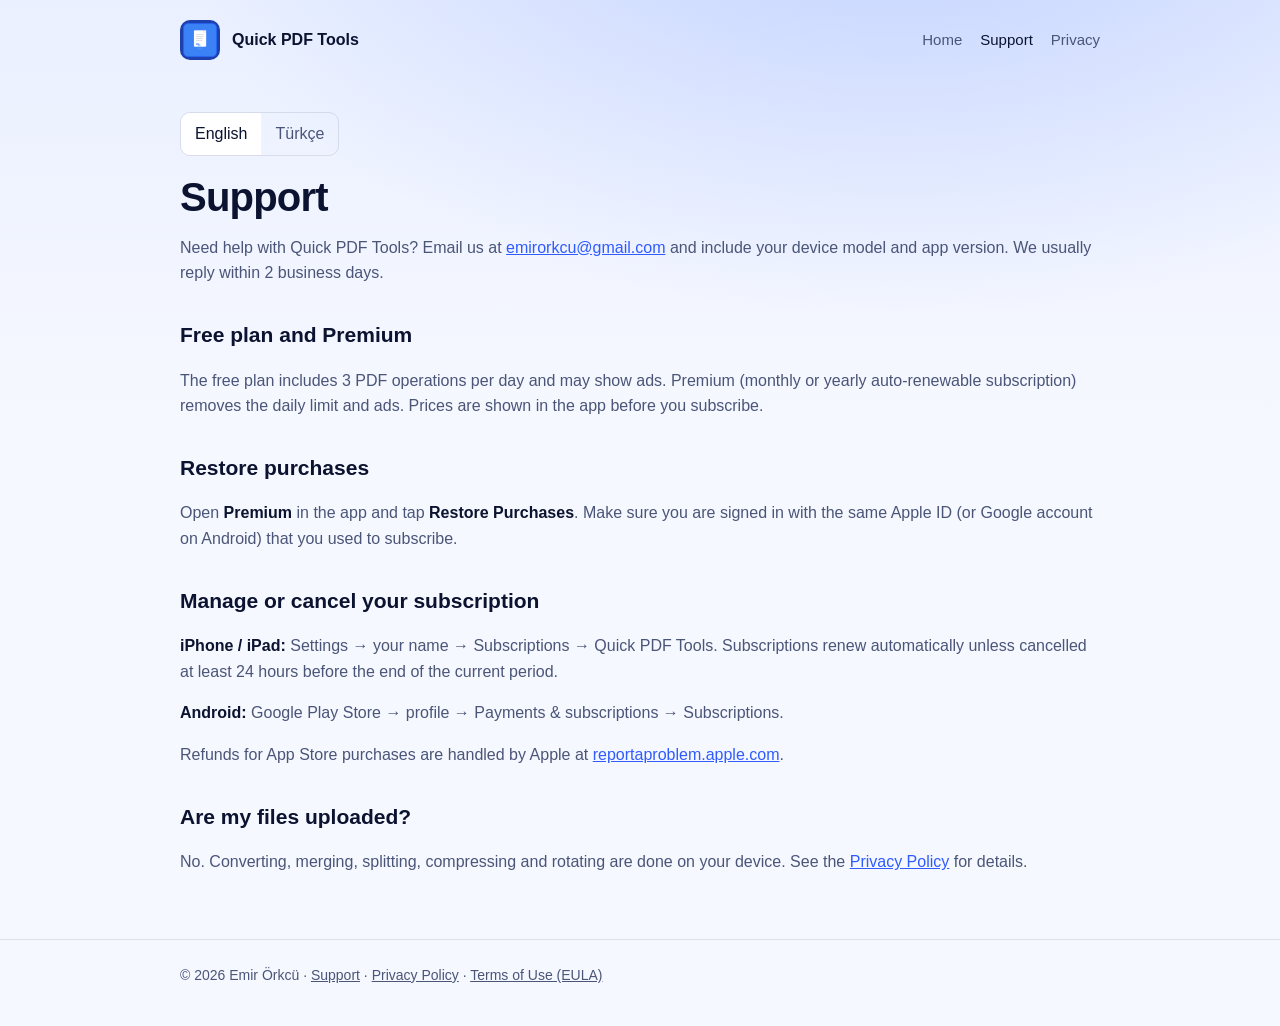
<file: support.html>
<!doctype html>
<html lang="en">
<head>
  <meta charset="utf-8">
  <meta name="viewport" content="width=device-width, initial-scale=1">
  <title>Support — Quick PDF Tools</title>
  <meta name="description" content="Help and contact for Quick PDF Tools: subscriptions, restoring purchases and frequently asked questions.">
  <link rel="icon" href="favicon.png">
  <link rel="apple-touch-icon" href="apple-touch-icon.png">
  <link rel="stylesheet" href="style.css">
</head>
<body>
  <div class="wrap">
    <header class="top">
      <a class="brand" href="./"><img src="icon.png" alt="">Quick PDF Tools</a>
      <nav class="links">
        <a href="./">Home</a>
        <a href="support.html" aria-current="page">Support</a>
        <a href="privacy-policy.html">Privacy</a>
      </nav>
    </header>

    <section class="doc">
      <div class="lang" role="group" aria-label="Language">
        <button type="button" data-set-lang="en">English</button>
        <button type="button" data-set-lang="tr">Türkçe</button>
      </div>

      <div data-lang-block="en">
        <h1>Support</h1>
        <p>Need help with Quick PDF Tools? Email us at <a href="mailto:emirorkcu@gmail.com">emirorkcu@gmail.com</a> and include your device model and app version. We usually reply within 2 business days.</p>

        <h2>Free plan and Premium</h2>
        <p>The free plan includes 3 PDF operations per day and may show ads. Premium (monthly or yearly auto-renewable subscription) removes the daily limit and ads. Prices are shown in the app before you subscribe.</p>

        <h2>Restore purchases</h2>
        <p>Open <strong>Premium</strong> in the app and tap <strong>Restore Purchases</strong>. Make sure you are signed in with the same Apple ID (or Google account on Android) that you used to subscribe.</p>

        <h2>Manage or cancel your subscription</h2>
        <p><strong>iPhone / iPad:</strong> Settings → your name → Subscriptions → Quick PDF Tools. Subscriptions renew automatically unless cancelled at least 24 hours before the end of the current period.</p>
        <p><strong>Android:</strong> Google Play Store → profile → Payments &amp; subscriptions → Subscriptions.</p>
        <p>Refunds for App Store purchases are handled by Apple at <a href="https://reportaproblem.apple.com">reportaproblem.apple.com</a>.</p>

        <h2>Are my files uploaded?</h2>
        <p>No. Converting, merging, splitting, compressing and rotating are done on your device. See the <a href="privacy-policy.html">Privacy Policy</a> for details.</p>
      </div>

      <div data-lang-block="tr">
        <h1>Destek</h1>
        <p>Quick PDF Tools ile ilgili yardıma mı ihtiyacınız var? <a href="mailto:emirorkcu@gmail.com">emirorkcu@gmail.com</a> adresine cihaz modelinizi ve uygulama sürümünü yazarak ulaşın. Genellikle 2 iş günü içinde dönüş yapıyoruz.</p>

        <h2>Ücretsiz plan ve Premium</h2>
        <p>Ücretsiz planda günde 3 PDF işlemi yapabilirsiniz ve reklam gösterilebilir. Premium (aylık veya yıllık otomatik yenilenen abonelik) günlük limiti ve reklamları kaldırır. Fiyatlar, abone olmadan önce uygulamada gösterilir.</p>

        <h2>Satın alımları geri yükleme</h2>
        <p>Uygulamada <strong>Premium</strong> ekranını açıp <strong>Satın Almaları Geri Yükle</strong>'ye dokunun. Abone olurken kullandığınız Apple Kimliği (Android'de Google hesabı) ile giriş yaptığınızdan emin olun.</p>

        <h2>Aboneliği yönetme veya iptal etme</h2>
        <p><strong>iPhone / iPad:</strong> Ayarlar → adınız → Abonelikler → Quick PDF Tools. Abonelik, mevcut dönemin bitiminden en az 24 saat önce iptal edilmezse otomatik olarak yenilenir.</p>
        <p><strong>Android:</strong> Google Play Store → profil → Ödemeler ve abonelikler → Abonelikler.</p>
        <p>App Store satın alımlarının iadeleri Apple tarafından <a href="https://reportaproblem.apple.com">reportaproblem.apple.com</a> üzerinden yapılır.</p>

        <h2>Dosyalarım bir yere yükleniyor mu?</h2>
        <p>Hayır. Dönüştürme, birleştirme, bölme, sıkıştırma ve döndürme işlemleri cihazınızda yapılır. Ayrıntılar için <a href="privacy-policy.html">Gizlilik Politikası</a>'na bakın.</p>
      </div>
    </section>
  </div>

  <footer>
    <div class="wrap">
      © 2026 Emir Örkcü ·
      <a href="support.html">Support</a> ·
      <a href="privacy-policy.html">Privacy Policy</a> ·
      <a href="https://www.apple.com/legal/internet-services/itunes/dev/stdeula/">Terms of Use (EULA)</a>
    </div>
  </footer>
  <script src="lang.js"></script>
</body>
</html>
</file>
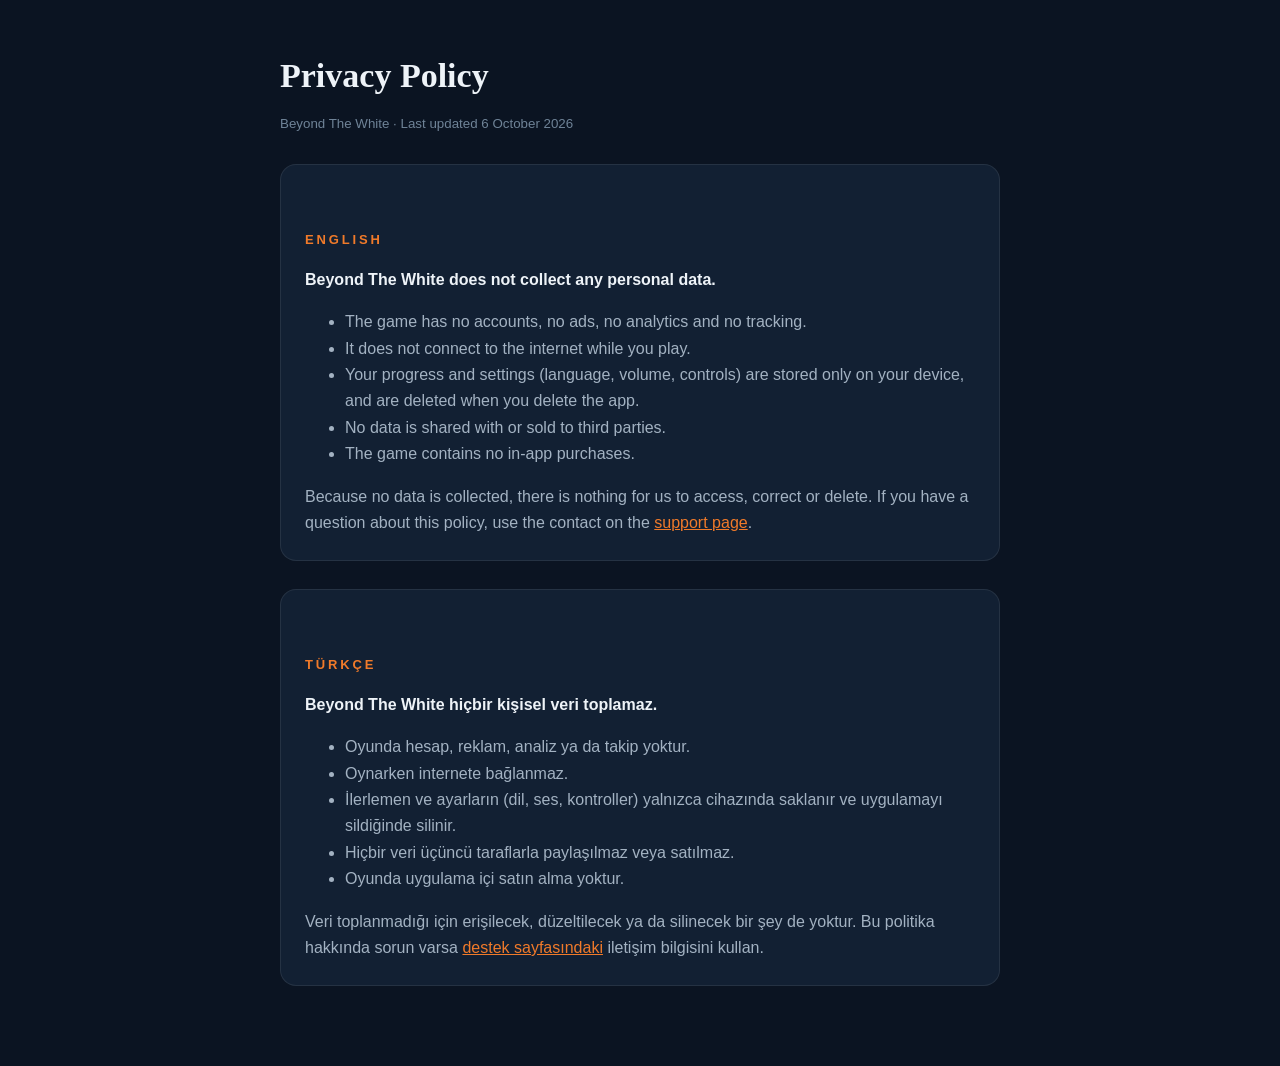
<file: beyond_the_white/privacy.html>
<!doctype html>
<html lang="en">
<head>
<meta charset="utf-8">
<meta name="viewport" content="width=device-width, initial-scale=1">
<title>Beyond The White · Privacy Policy</title>
<style>
  :root { --bg: #0b1422; --panel: #122033; --text: #eef3f8; --dim: #a3b2c2; --ember: #f07a2a; }
  body { margin: 0; background: var(--bg); color: var(--text); font: 16px/1.65 -apple-system, BlinkMacSystemFont, "Segoe UI", Inter, sans-serif; }
  main { max-width: 720px; margin: 0 auto; padding: 48px 20px 80px; }
  h1 { font-family: Georgia, "Times New Roman", serif; font-weight: 600; font-size: 34px; margin: 0 0 6px; }
  h2 { font-size: 13px; letter-spacing: .22em; text-transform: uppercase; color: var(--ember); margin: 40px 0 8px; }
  p, li { color: var(--dim); }
  strong { color: var(--text); }
  .card { background: var(--panel); border: 1px solid rgba(255,255,255,.08); border-radius: 16px; padding: 24px 24px 8px; margin-top: 28px; }
  a { color: var(--ember); }
  small { color: #6f8397; }
</style>
</head>
<body>
<main>
  <h1>Privacy Policy</h1>
  <small>Beyond The White · Last updated 6 October 2026</small>

  <div class="card">
    <h2>English</h2>
    <p><strong>Beyond The White does not collect any personal data.</strong></p>
    <ul>
      <li>The game has no accounts, no ads, no analytics and no tracking.</li>
      <li>It does not connect to the internet while you play.</li>
      <li>Your progress and settings (language, volume, controls) are stored only on your device, and are deleted when you delete the app.</li>
      <li>No data is shared with or sold to third parties.</li>
      <li>The game contains no in-app purchases.</li>
    </ul>
    <p>Because no data is collected, there is nothing for us to access, correct or delete. If you have a question about this policy, use the contact on the <a href="./">support page</a>.</p>
  </div>

  <div class="card" lang="tr">
    <h2>Türkçe</h2>
    <p><strong>Beyond The White hiçbir kişisel veri toplamaz.</strong></p>
    <ul>
      <li>Oyunda hesap, reklam, analiz ya da takip yoktur.</li>
      <li>Oynarken internete bağlanmaz.</li>
      <li>İlerlemen ve ayarların (dil, ses, kontroller) yalnızca cihazında saklanır ve uygulamayı sildiğinde silinir.</li>
      <li>Hiçbir veri üçüncü taraflarla paylaşılmaz veya satılmaz.</li>
      <li>Oyunda uygulama içi satın alma yoktur.</li>
    </ul>
    <p>Veri toplanmadığı için erişilecek, düzeltilecek ya da silinecek bir şey de yoktur. Bu politika hakkında sorun varsa <a href="./">destek sayfasındaki</a> iletişim bilgisini kullan.</p>
  </div>
</main>
</body>
</html>
</file>
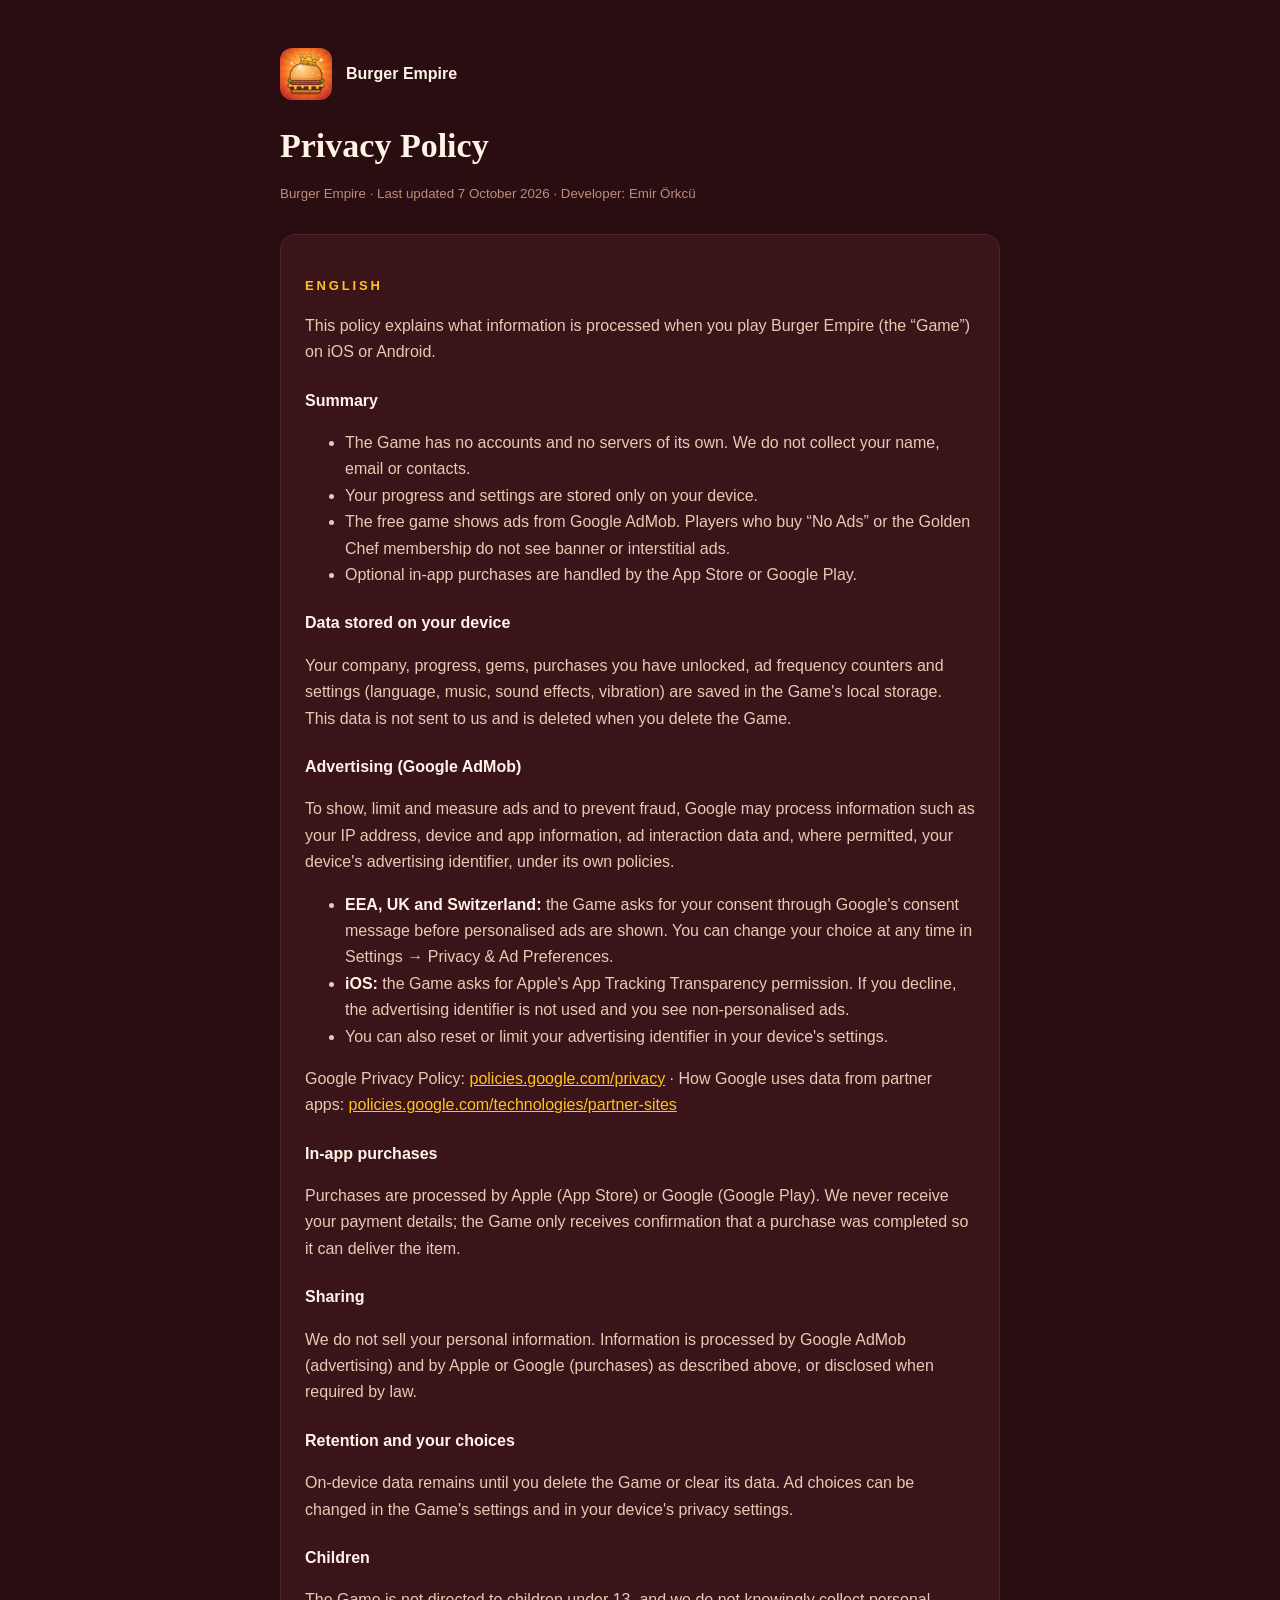
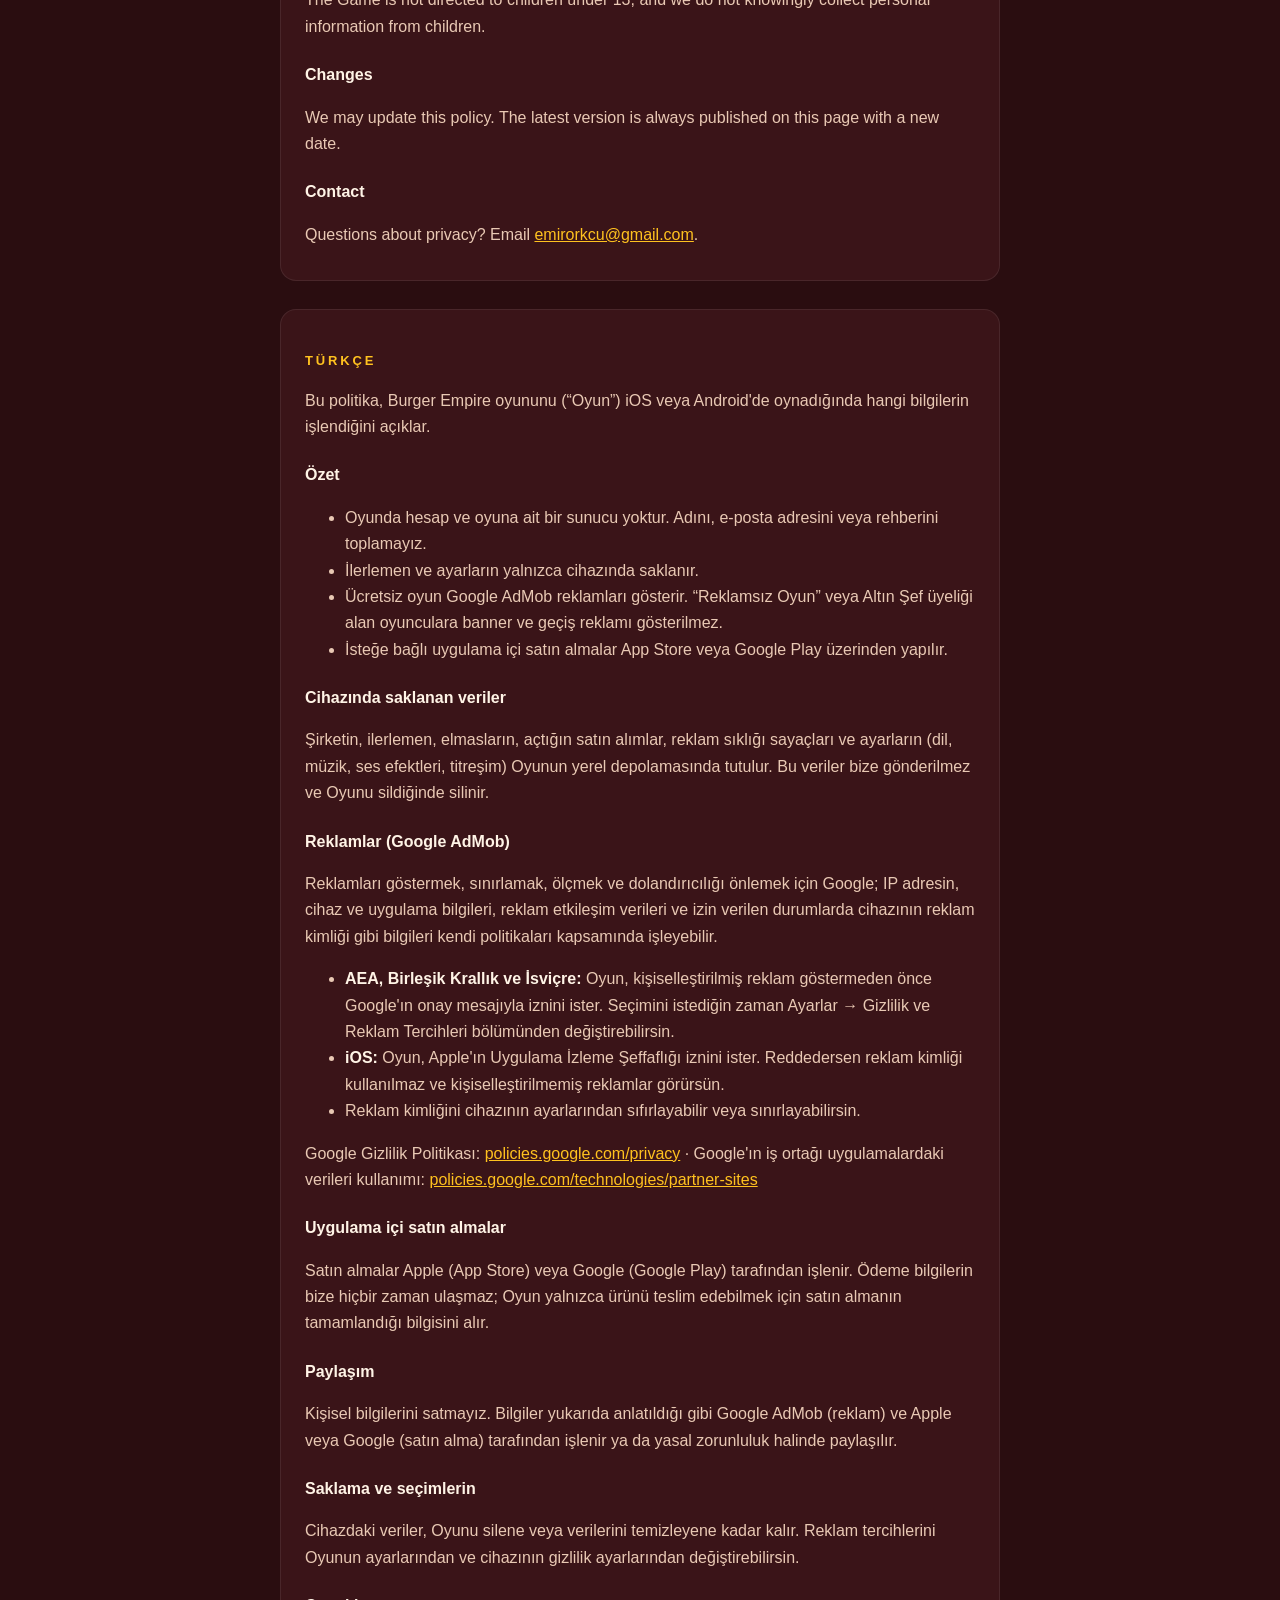
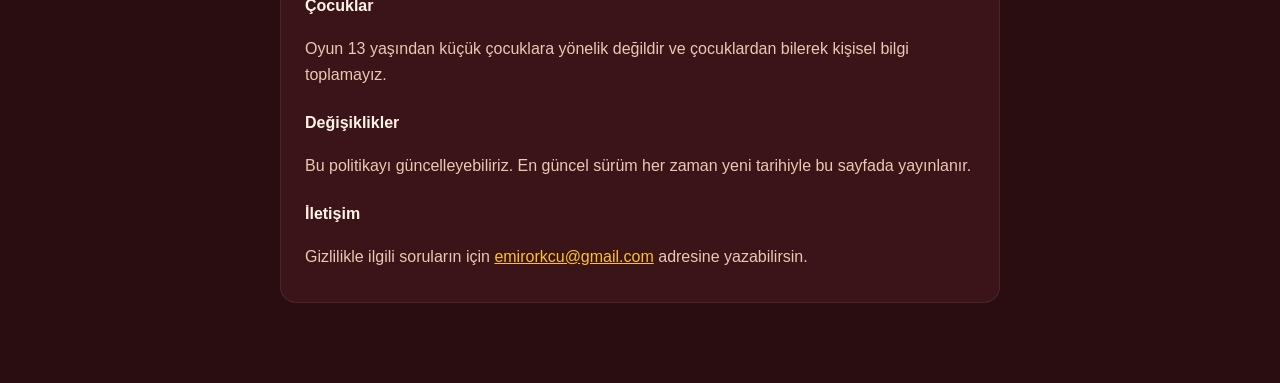
<file: burger_empire/privacy.html>
<!doctype html>
<html lang="en">
<head>
<meta charset="utf-8">
<meta name="viewport" content="width=device-width, initial-scale=1">
<title>Burger Empire · Privacy Policy</title>
<meta name="description" content="Privacy Policy for the Burger Empire game on iOS and Android.">
<link rel="icon" href="[data-uri]">
<style>
  :root { --bg: #2a0d10; --panel: #3a1418; --text: #fff4e6; --dim: #e9c9b4; --gold: #ffc21f; }
  body { margin: 0; background: var(--bg); color: var(--text); font: 16px/1.65 -apple-system, BlinkMacSystemFont, "Segoe UI", Inter, sans-serif; }
  main { max-width: 720px; margin: 0 auto; padding: 48px 20px 80px; }
  .brand { display: flex; align-items: center; gap: 14px; margin-bottom: 18px; color: var(--text); text-decoration: none; font-weight: 700; }
  .brand img { width: 52px; height: 52px; border-radius: 12px; }
  h1 { font-family: Georgia, "Times New Roman", serif; font-weight: 600; font-size: 34px; margin: 0 0 6px; }
  h2 { font-size: 13px; letter-spacing: .22em; text-transform: uppercase; color: var(--gold); margin: 32px 0 8px; }
  h3 { font-size: 16px; margin: 22px 0 4px; }
  p, li { color: var(--dim); }
  strong { color: var(--text); }
  .card { background: var(--panel); border: 1px solid rgba(255,255,255,.08); border-radius: 16px; padding: 8px 24px 16px; margin-top: 28px; }
  a { color: var(--gold); }
  small { color: #b98f7a; }
</style>
</head>
<body>
<main>
  <a class="brand" href="./"><img src="[data-uri]" alt="">Burger Empire</a>
  <h1>Privacy Policy</h1>
  <small>Burger Empire · Last updated 7 October 2026 · Developer: Emir Örkcü</small>

  <div class="card">
    <h2>English</h2>
    <p>This policy explains what information is processed when you play Burger Empire (the “Game”) on iOS or Android.</p>

    <h3>Summary</h3>
    <ul>
      <li>The Game has no accounts and no servers of its own. We do not collect your name, email or contacts.</li>
      <li>Your progress and settings are stored only on your device.</li>
      <li>The free game shows ads from Google AdMob. Players who buy “No Ads” or the Golden Chef membership do not see banner or interstitial ads.</li>
      <li>Optional in-app purchases are handled by the App Store or Google Play.</li>
    </ul>

    <h3>Data stored on your device</h3>
    <p>Your company, progress, gems, purchases you have unlocked, ad frequency counters and settings (language, music, sound effects, vibration) are saved in the Game's local storage. This data is not sent to us and is deleted when you delete the Game.</p>

    <h3>Advertising (Google AdMob)</h3>
    <p>To show, limit and measure ads and to prevent fraud, Google may process information such as your IP address, device and app information, ad interaction data and, where permitted, your device's advertising identifier, under its own policies.</p>
    <ul>
      <li><strong>EEA, UK and Switzerland:</strong> the Game asks for your consent through Google's consent message before personalised ads are shown. You can change your choice at any time in Settings → Privacy &amp; Ad Preferences.</li>
      <li><strong>iOS:</strong> the Game asks for Apple's App Tracking Transparency permission. If you decline, the advertising identifier is not used and you see non-personalised ads.</li>
      <li>You can also reset or limit your advertising identifier in your device's settings.</li>
    </ul>
    <p>Google Privacy Policy: <a href="https://policies.google.com/privacy">policies.google.com/privacy</a> · How Google uses data from partner apps: <a href="https://policies.google.com/technologies/partner-sites">policies.google.com/technologies/partner-sites</a></p>

    <h3>In-app purchases</h3>
    <p>Purchases are processed by Apple (App Store) or Google (Google Play). We never receive your payment details; the Game only receives confirmation that a purchase was completed so it can deliver the item.</p>

    <h3>Sharing</h3>
    <p>We do not sell your personal information. Information is processed by Google AdMob (advertising) and by Apple or Google (purchases) as described above, or disclosed when required by law.</p>

    <h3>Retention and your choices</h3>
    <p>On-device data remains until you delete the Game or clear its data. Ad choices can be changed in the Game's settings and in your device's privacy settings.</p>

    <h3>Children</h3>
    <p>The Game is not directed to children under 13, and we do not knowingly collect personal information from children.</p>

    <h3>Changes</h3>
    <p>We may update this policy. The latest version is always published on this page with a new date.</p>

    <h3>Contact</h3>
    <p>Questions about privacy? Email <a href="mailto:emirorkcu@gmail.com">emirorkcu@gmail.com</a>.</p>
  </div>

  <div class="card" lang="tr">
    <h2>Türkçe</h2>
    <p>Bu politika, Burger Empire oyununu (“Oyun”) iOS veya Android'de oynadığında hangi bilgilerin işlendiğini açıklar.</p>

    <h3>Özet</h3>
    <ul>
      <li>Oyunda hesap ve oyuna ait bir sunucu yoktur. Adını, e-posta adresini veya rehberini toplamayız.</li>
      <li>İlerlemen ve ayarların yalnızca cihazında saklanır.</li>
      <li>Ücretsiz oyun Google AdMob reklamları gösterir. “Reklamsız Oyun” veya Altın Şef üyeliği alan oyunculara banner ve geçiş reklamı gösterilmez.</li>
      <li>İsteğe bağlı uygulama içi satın almalar App Store veya Google Play üzerinden yapılır.</li>
    </ul>

    <h3>Cihazında saklanan veriler</h3>
    <p>Şirketin, ilerlemen, elmasların, açtığın satın alımlar, reklam sıklığı sayaçları ve ayarların (dil, müzik, ses efektleri, titreşim) Oyunun yerel depolamasında tutulur. Bu veriler bize gönderilmez ve Oyunu sildiğinde silinir.</p>

    <h3>Reklamlar (Google AdMob)</h3>
    <p>Reklamları göstermek, sınırlamak, ölçmek ve dolandırıcılığı önlemek için Google; IP adresin, cihaz ve uygulama bilgileri, reklam etkileşim verileri ve izin verilen durumlarda cihazının reklam kimliği gibi bilgileri kendi politikaları kapsamında işleyebilir.</p>
    <ul>
      <li><strong>AEA, Birleşik Krallık ve İsviçre:</strong> Oyun, kişiselleştirilmiş reklam göstermeden önce Google'ın onay mesajıyla iznini ister. Seçimini istediğin zaman Ayarlar → Gizlilik ve Reklam Tercihleri bölümünden değiştirebilirsin.</li>
      <li><strong>iOS:</strong> Oyun, Apple'ın Uygulama İzleme Şeffaflığı iznini ister. Reddedersen reklam kimliği kullanılmaz ve kişiselleştirilmemiş reklamlar görürsün.</li>
      <li>Reklam kimliğini cihazının ayarlarından sıfırlayabilir veya sınırlayabilirsin.</li>
    </ul>
    <p>Google Gizlilik Politikası: <a href="https://policies.google.com/privacy?hl=tr">policies.google.com/privacy</a> · Google'ın iş ortağı uygulamalardaki verileri kullanımı: <a href="https://policies.google.com/technologies/partner-sites?hl=tr">policies.google.com/technologies/partner-sites</a></p>

    <h3>Uygulama içi satın almalar</h3>
    <p>Satın almalar Apple (App Store) veya Google (Google Play) tarafından işlenir. Ödeme bilgilerin bize hiçbir zaman ulaşmaz; Oyun yalnızca ürünü teslim edebilmek için satın almanın tamamlandığı bilgisini alır.</p>

    <h3>Paylaşım</h3>
    <p>Kişisel bilgilerini satmayız. Bilgiler yukarıda anlatıldığı gibi Google AdMob (reklam) ve Apple veya Google (satın alma) tarafından işlenir ya da yasal zorunluluk halinde paylaşılır.</p>

    <h3>Saklama ve seçimlerin</h3>
    <p>Cihazdaki veriler, Oyunu silene veya verilerini temizleyene kadar kalır. Reklam tercihlerini Oyunun ayarlarından ve cihazının gizlilik ayarlarından değiştirebilirsin.</p>

    <h3>Çocuklar</h3>
    <p>Oyun 13 yaşından küçük çocuklara yönelik değildir ve çocuklardan bilerek kişisel bilgi toplamayız.</p>

    <h3>Değişiklikler</h3>
    <p>Bu politikayı güncelleyebiliriz. En güncel sürüm her zaman yeni tarihiyle bu sayfada yayınlanır.</p>

    <h3>İletişim</h3>
    <p>Gizlilikle ilgili soruların için <a href="mailto:emirorkcu@gmail.com">emirorkcu@gmail.com</a> adresine yazabilirsin.</p>
  </div>
</main>
</body>
</html>
</file>
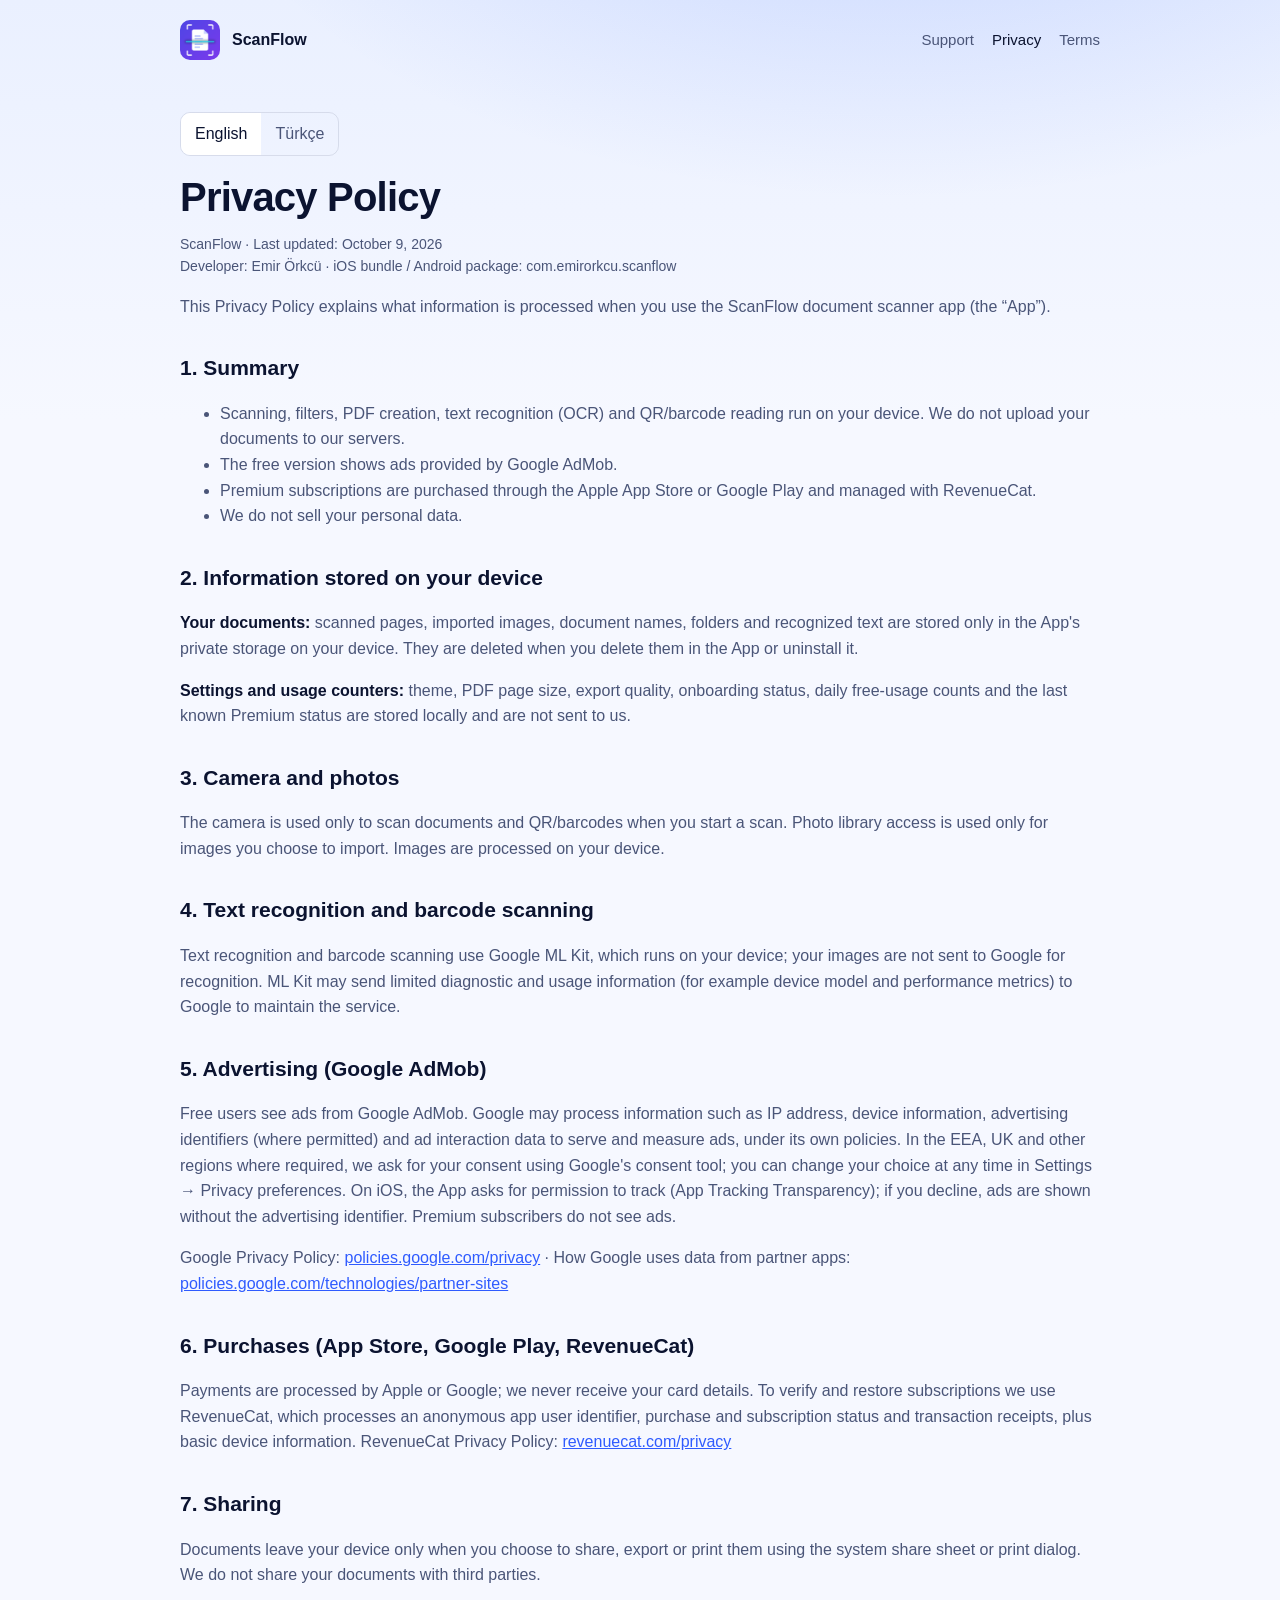
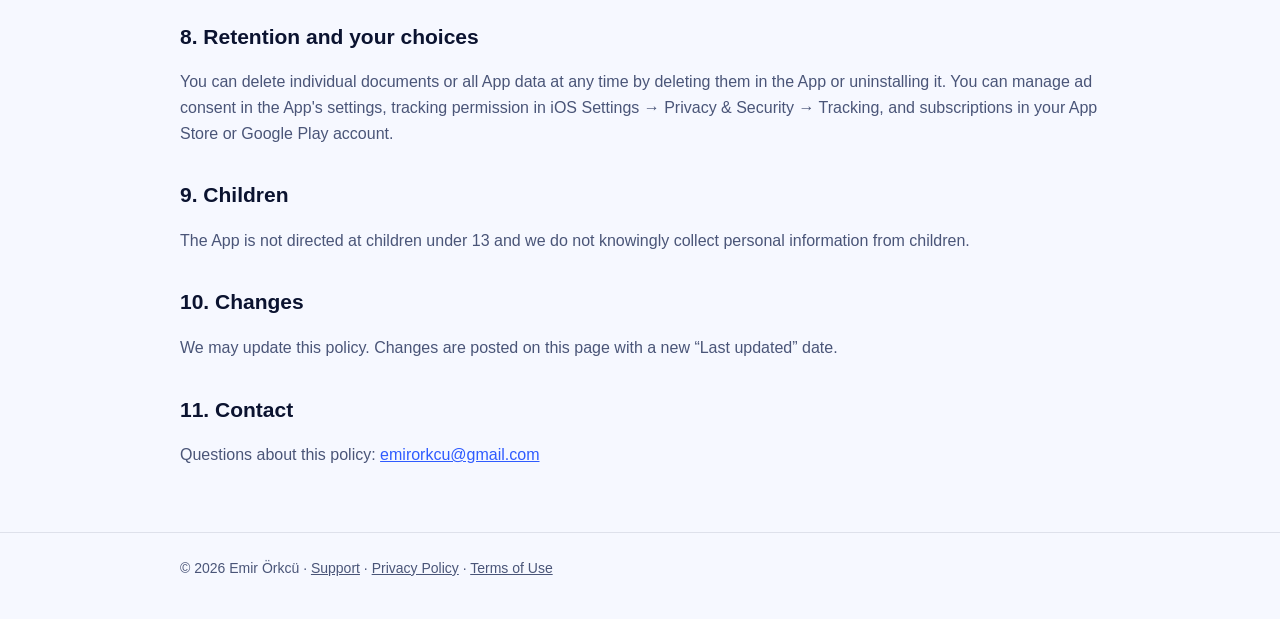
<file: scanflow/privacy.html>
<!doctype html>
<html lang="en">
<head>
  <meta charset="utf-8">
  <meta name="viewport" content="width=device-width, initial-scale=1">
  <title>Privacy Policy — ScanFlow</title>
  <meta name="description" content="Privacy Policy for the ScanFlow document scanner app.">
  <link rel="icon" href="[data-uri]">
  <link rel="apple-touch-icon" href="[data-uri]">
  <link rel="stylesheet" href="../style.css">
</head>
<body>
  <div class="wrap">
    <header class="top">
      <a class="brand" href="./"><img src="[data-uri]" alt="">ScanFlow</a>
      <nav class="links">
        <a href="./">Support</a>
        <a href="privacy.html" aria-current="page">Privacy</a>
        <a href="terms.html">Terms</a>
      </nav>
    </header>

    <section class="doc">
      <div class="lang" role="group" aria-label="Language">
        <button type="button" data-set-lang="en">English</button>
        <button type="button" data-set-lang="tr">Türkçe</button>
      </div>

      <div data-lang-block="en">
        <h1>Privacy Policy</h1>
        <p class="meta">ScanFlow · Last updated: October 9, 2026<br>Developer: Emir Örkcü · iOS bundle / Android package: com.emirorkcu.scanflow</p>
        <p>This Privacy Policy explains what information is processed when you use the ScanFlow document scanner app (the “App”).</p>

        <h2>1. Summary</h2>
        <ul>
          <li>Scanning, filters, PDF creation, text recognition (OCR) and QR/barcode reading run on your device. We do not upload your documents to our servers.</li>
          <li>The free version shows ads provided by Google AdMob.</li>
          <li>Premium subscriptions are purchased through the Apple App Store or Google Play and managed with RevenueCat.</li>
          <li>We do not sell your personal data.</li>
        </ul>

        <h2>2. Information stored on your device</h2>
        <p><strong>Your documents:</strong> scanned pages, imported images, document names, folders and recognized text are stored only in the App's private storage on your device. They are deleted when you delete them in the App or uninstall it.</p>
        <p><strong>Settings and usage counters:</strong> theme, PDF page size, export quality, onboarding status, daily free-usage counts and the last known Premium status are stored locally and are not sent to us.</p>

        <h2>3. Camera and photos</h2>
        <p>The camera is used only to scan documents and QR/barcodes when you start a scan. Photo library access is used only for images you choose to import. Images are processed on your device.</p>

        <h2>4. Text recognition and barcode scanning</h2>
        <p>Text recognition and barcode scanning use Google ML Kit, which runs on your device; your images are not sent to Google for recognition. ML Kit may send limited diagnostic and usage information (for example device model and performance metrics) to Google to maintain the service.</p>

        <h2>5. Advertising (Google AdMob)</h2>
        <p>Free users see ads from Google AdMob. Google may process information such as IP address, device information, advertising identifiers (where permitted) and ad interaction data to serve and measure ads, under its own policies. In the EEA, UK and other regions where required, we ask for your consent using Google's consent tool; you can change your choice at any time in Settings → Privacy preferences. On iOS, the App asks for permission to track (App Tracking Transparency); if you decline, ads are shown without the advertising identifier. Premium subscribers do not see ads.</p>
        <p>Google Privacy Policy: <a href="https://policies.google.com/privacy">policies.google.com/privacy</a> · How Google uses data from partner apps: <a href="https://policies.google.com/technologies/partner-sites">policies.google.com/technologies/partner-sites</a></p>

        <h2>6. Purchases (App Store, Google Play, RevenueCat)</h2>
        <p>Payments are processed by Apple or Google; we never receive your card details. To verify and restore subscriptions we use RevenueCat, which processes an anonymous app user identifier, purchase and subscription status and transaction receipts, plus basic device information. RevenueCat Privacy Policy: <a href="https://www.revenuecat.com/privacy">revenuecat.com/privacy</a></p>

        <h2>7. Sharing</h2>
        <p>Documents leave your device only when you choose to share, export or print them using the system share sheet or print dialog. We do not share your documents with third parties.</p>

        <h2>8. Retention and your choices</h2>
        <p>You can delete individual documents or all App data at any time by deleting them in the App or uninstalling it. You can manage ad consent in the App's settings, tracking permission in iOS Settings → Privacy &amp; Security → Tracking, and subscriptions in your App Store or Google Play account.</p>

        <h2>9. Children</h2>
        <p>The App is not directed at children under 13 and we do not knowingly collect personal information from children.</p>

        <h2>10. Changes</h2>
        <p>We may update this policy. Changes are posted on this page with a new “Last updated” date.</p>

        <h2>11. Contact</h2>
        <p>Questions about this policy: <a href="mailto:emirorkcu@gmail.com">emirorkcu@gmail.com</a></p>
      </div>

      <div data-lang-block="tr">
        <h1>Gizlilik Politikası</h1>
        <p class="meta">ScanFlow · Son güncelleme: 9 Ekim 2026<br>Geliştirici: Emir Örkcü · iOS paket / Android paket adı: com.emirorkcu.scanflow</p>
        <p>Bu Gizlilik Politikası, ScanFlow belge tarayıcı uygulamasını (“Uygulama”) kullandığınızda hangi bilgilerin işlendiğini açıklar.</p>

        <h2>1. Özet</h2>
        <ul>
          <li>Tarama, filtreler, PDF oluşturma, metin tanıma (OCR) ve QR/barkod okuma cihazınızda yapılır. Belgelerinizi sunucularımıza yüklemeyiz.</li>
          <li>Ücretsiz sürümde Google AdMob tarafından sağlanan reklamlar gösterilir.</li>
          <li>Premium abonelikler Apple App Store veya Google Play üzerinden satın alınır ve RevenueCat ile yönetilir.</li>
          <li>Kişisel verilerinizi satmayız.</li>
        </ul>

        <h2>2. Cihazınızda saklanan bilgiler</h2>
        <p><strong>Belgeleriniz:</strong> taranan sayfalar, içe aktarılan görseller, belge adları, klasörler ve tanınan metinler yalnızca Uygulamanın cihazınızdaki özel depolama alanında saklanır. Uygulamada sildiğinizde veya Uygulamayı kaldırdığınızda silinir.</p>
        <p><strong>Ayarlar ve kullanım sayaçları:</strong> tema, PDF sayfa boyutu, dışa aktarma kalitesi, tanıtım durumu, günlük ücretsiz kullanım sayıları ve bilinen son Premium durumu cihazınızda saklanır ve bize gönderilmez.</p>

        <h2>3. Kamera ve fotoğraflar</h2>
        <p>Kamera yalnızca siz bir tarama başlattığınızda belge ve QR/barkod taramak için kullanılır. Fotoğraf arşivine erişim yalnızca içe aktarmayı seçtiğiniz görseller için kullanılır. Görseller cihazınızda işlenir.</p>

        <h2>4. Metin tanıma ve barkod okuma</h2>
        <p>Metin tanıma ve barkod okuma, cihazınızda çalışan Google ML Kit ile yapılır; görselleriniz tanıma için Google'a gönderilmez. ML Kit, hizmetin sürdürülmesi için sınırlı tanılama ve kullanım bilgilerini (ör. cihaz modeli ve performans ölçümleri) Google'a gönderebilir.</p>

        <h2>5. Reklamlar (Google AdMob)</h2>
        <p>Ücretsiz kullanıcılara Google AdMob reklamları gösterilir. Google, reklam sunmak ve ölçmek için IP adresi, cihaz bilgisi, izin verilen durumlarda reklam kimlikleri ve reklam etkileşim verileri gibi bilgileri kendi politikaları kapsamında işleyebilir. AEA, Birleşik Krallık ve gerekli diğer bölgelerde Google'ın izin aracıyla onayınızı isteriz; tercihinizi istediğiniz zaman Ayarlar → Gizlilik tercihleri bölümünden değiştirebilirsiniz. iOS'ta Uygulama izleme izni ister (App Tracking Transparency); reddederseniz reklamlar reklam kimliği kullanılmadan gösterilir. Premium abonelere reklam gösterilmez.</p>
        <p>Google Gizlilik Politikası: <a href="https://policies.google.com/privacy">policies.google.com/privacy</a> · Google'ın iş ortağı uygulamalarındaki veri kullanımı: <a href="https://policies.google.com/technologies/partner-sites">policies.google.com/technologies/partner-sites</a></p>

        <h2>6. Satın almalar (App Store, Google Play, RevenueCat)</h2>
        <p>Ödemeler Apple veya Google tarafından işlenir; kart bilgilerinizi hiçbir zaman almayız. Abonelikleri doğrulamak ve geri yüklemek için RevenueCat kullanırız; RevenueCat anonim bir uygulama kullanıcı kimliğini, satın alma ve abonelik durumunu, işlem makbuzlarını ve temel cihaz bilgilerini işler. RevenueCat Gizlilik Politikası: <a href="https://www.revenuecat.com/privacy">revenuecat.com/privacy</a></p>

        <h2>7. Paylaşım</h2>
        <p>Belgeleriniz yalnızca sistem paylaşım menüsü veya yazdırma ekranıyla paylaşmayı, dışa aktarmayı ya da yazdırmayı seçtiğinizde cihazınızdan çıkar. Belgelerinizi üçüncü taraflarla paylaşmayız.</p>

        <h2>8. Saklama ve tercihleriniz</h2>
        <p>Belgeleri tek tek Uygulamada silerek veya Uygulamayı kaldırarak tüm verileri istediğiniz zaman silebilirsiniz. Reklam onayını Uygulama ayarlarından, izleme iznini iOS Ayarlar → Gizlilik ve Güvenlik → Takip bölümünden, aboneliklerinizi App Store veya Google Play hesabınızdan yönetebilirsiniz.</p>

        <h2>9. Çocuklar</h2>
        <p>Uygulama 13 yaşından küçük çocuklara yönelik değildir ve çocuklardan bilerek kişisel bilgi toplamayız.</p>

        <h2>10. Değişiklikler</h2>
        <p>Bu politikayı güncelleyebiliriz. Değişiklikler bu sayfada yeni bir “Son güncelleme” tarihiyle yayınlanır.</p>

        <h2>11. İletişim</h2>
        <p>Bu politikayla ilgili sorularınız için: <a href="mailto:emirorkcu@gmail.com">emirorkcu@gmail.com</a></p>
      </div>
    </section>
  </div>
  <footer>
    <div class="wrap">
      © 2026 Emir Örkcü ·
      <a href="./">Support</a> ·
      <a href="privacy.html">Privacy Policy</a> ·
      <a href="terms.html">Terms of Use</a>
    </div>
  </footer>
  <script src="../lang.js"></script>
</body>
</html>
</file>
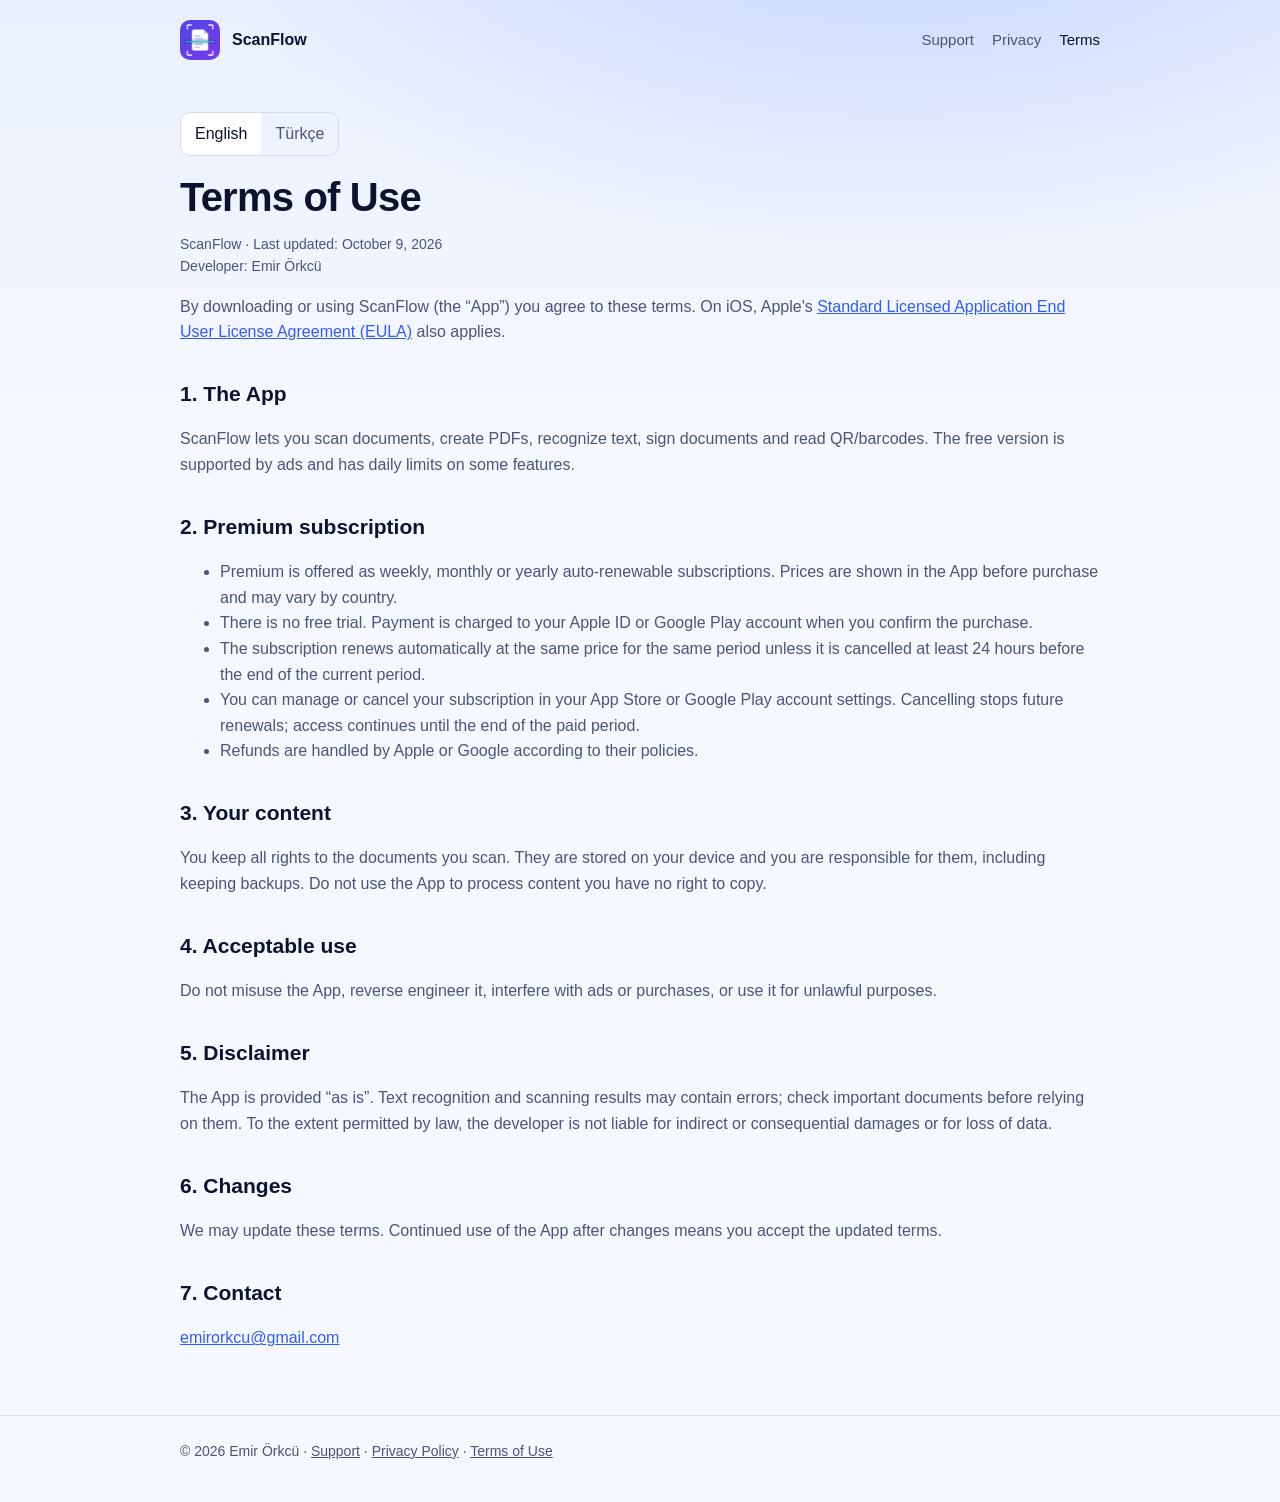
<file: scanflow/terms.html>
<!doctype html>
<html lang="en">
<head>
  <meta charset="utf-8">
  <meta name="viewport" content="width=device-width, initial-scale=1">
  <title>Terms of Use — ScanFlow</title>
  <meta name="description" content="Terms of Use and subscription terms for the ScanFlow document scanner app.">
  <link rel="icon" href="[data-uri]">
  <link rel="apple-touch-icon" href="[data-uri]">
  <link rel="stylesheet" href="../style.css">
</head>
<body>
  <div class="wrap">
    <header class="top">
      <a class="brand" href="./"><img src="[data-uri]" alt="">ScanFlow</a>
      <nav class="links">
        <a href="./">Support</a>
        <a href="privacy.html">Privacy</a>
        <a href="terms.html" aria-current="page">Terms</a>
      </nav>
    </header>

    <section class="doc">
      <div class="lang" role="group" aria-label="Language">
        <button type="button" data-set-lang="en">English</button>
        <button type="button" data-set-lang="tr">Türkçe</button>
      </div>

      <div data-lang-block="en">
        <h1>Terms of Use</h1>
        <p class="meta">ScanFlow · Last updated: October 9, 2026<br>Developer: Emir Örkcü</p>
        <p>By downloading or using ScanFlow (the “App”) you agree to these terms. On iOS, Apple's <a href="https://www.apple.com/legal/internet-services/itunes/dev/stdeula/">Standard Licensed Application End User License Agreement (EULA)</a> also applies.</p>

        <h2>1. The App</h2>
        <p>ScanFlow lets you scan documents, create PDFs, recognize text, sign documents and read QR/barcodes. The free version is supported by ads and has daily limits on some features.</p>

        <h2>2. Premium subscription</h2>
        <ul>
          <li>Premium is offered as weekly, monthly or yearly auto-renewable subscriptions. Prices are shown in the App before purchase and may vary by country.</li>
          <li>There is no free trial. Payment is charged to your Apple ID or Google Play account when you confirm the purchase.</li>
          <li>The subscription renews automatically at the same price for the same period unless it is cancelled at least 24 hours before the end of the current period.</li>
          <li>You can manage or cancel your subscription in your App Store or Google Play account settings. Cancelling stops future renewals; access continues until the end of the paid period.</li>
          <li>Refunds are handled by Apple or Google according to their policies.</li>
        </ul>

        <h2>3. Your content</h2>
        <p>You keep all rights to the documents you scan. They are stored on your device and you are responsible for them, including keeping backups. Do not use the App to process content you have no right to copy.</p>

        <h2>4. Acceptable use</h2>
        <p>Do not misuse the App, reverse engineer it, interfere with ads or purchases, or use it for unlawful purposes.</p>

        <h2>5. Disclaimer</h2>
        <p>The App is provided “as is”. Text recognition and scanning results may contain errors; check important documents before relying on them. To the extent permitted by law, the developer is not liable for indirect or consequential damages or for loss of data.</p>

        <h2>6. Changes</h2>
        <p>We may update these terms. Continued use of the App after changes means you accept the updated terms.</p>

        <h2>7. Contact</h2>
        <p><a href="mailto:emirorkcu@gmail.com">emirorkcu@gmail.com</a></p>
      </div>

      <div data-lang-block="tr">
        <h1>Kullanım Koşulları</h1>
        <p class="meta">ScanFlow · Son güncelleme: 9 Ekim 2026<br>Geliştirici: Emir Örkcü</p>
        <p>ScanFlow uygulamasını (“Uygulama”) indirerek veya kullanarak bu koşulları kabul etmiş olursunuz. iOS'ta ayrıca Apple'ın <a href="https://www.apple.com/legal/internet-services/itunes/dev/stdeula/">Standart Lisanslı Uygulama Son Kullanıcı Lisans Sözleşmesi (EULA)</a> geçerlidir.</p>

        <h2>1. Uygulama</h2>
        <p>ScanFlow belge taramanızı, PDF oluşturmanızı, metin tanımanızı, belge imzalamanızı ve QR/barkod okumanızı sağlar. Ücretsiz sürüm reklamlarla desteklenir ve bazı özelliklerde günlük sınırlar vardır.</p>

        <h2>2. Premium abonelik</h2>
        <ul>
          <li>Premium haftalık, aylık veya yıllık otomatik yenilenen abonelik olarak sunulur. Fiyatlar satın almadan önce Uygulamada gösterilir ve ülkeye göre değişebilir.</li>
          <li>Ücretsiz deneme yoktur. Ödeme, satın almayı onayladığınızda Apple Kimliğinizden veya Google Play hesabınızdan tahsil edilir.</li>
          <li>Abonelik, mevcut dönemin bitiminden en az 24 saat önce iptal edilmediği sürece aynı süre ve fiyatla otomatik olarak yenilenir.</li>
          <li>Aboneliğinizi App Store veya Google Play hesap ayarlarınızdan yönetebilir ya da iptal edebilirsiniz. İptal, sonraki yenilemeleri durdurur; erişiminiz ödenen dönemin sonuna kadar devam eder.</li>
          <li>İadeler Apple veya Google tarafından kendi politikalarına göre yapılır.</li>
        </ul>

        <h2>3. İçerikleriniz</h2>
        <p>Taradığınız belgelerin tüm hakları size aittir. Belgeler cihazınızda saklanır; yedekleme dahil sorumluluk size aittir. Uygulamayı kopyalama hakkınız olmayan içerikleri işlemek için kullanmayın.</p>

        <h2>4. Kabul edilebilir kullanım</h2>
        <p>Uygulamayı kötüye kullanmayın, tersine mühendislik yapmayın, reklamlara veya satın almalara müdahale etmeyin ve yasa dışı amaçlarla kullanmayın.</p>

        <h2>5. Sorumluluk reddi</h2>
        <p>Uygulama “olduğu gibi” sunulur. Metin tanıma ve tarama sonuçları hata içerebilir; önemli belgeleri kullanmadan önce kontrol edin. Yasaların izin verdiği ölçüde geliştirici, dolaylı zararlardan veya veri kaybından sorumlu değildir.</p>

        <h2>6. Değişiklikler</h2>
        <p>Bu koşulları güncelleyebiliriz. Değişikliklerden sonra Uygulamayı kullanmaya devam etmeniz güncel koşulları kabul ettiğiniz anlamına gelir.</p>

        <h2>7. İletişim</h2>
        <p><a href="mailto:emirorkcu@gmail.com">emirorkcu@gmail.com</a></p>
      </div>
    </section>
  </div>
  <footer>
    <div class="wrap">
      © 2026 Emir Örkcü ·
      <a href="./">Support</a> ·
      <a href="privacy.html">Privacy Policy</a> ·
      <a href="terms.html">Terms of Use</a>
    </div>
  </footer>
  <script src="../lang.js"></script>
</body>
</html>
</file>
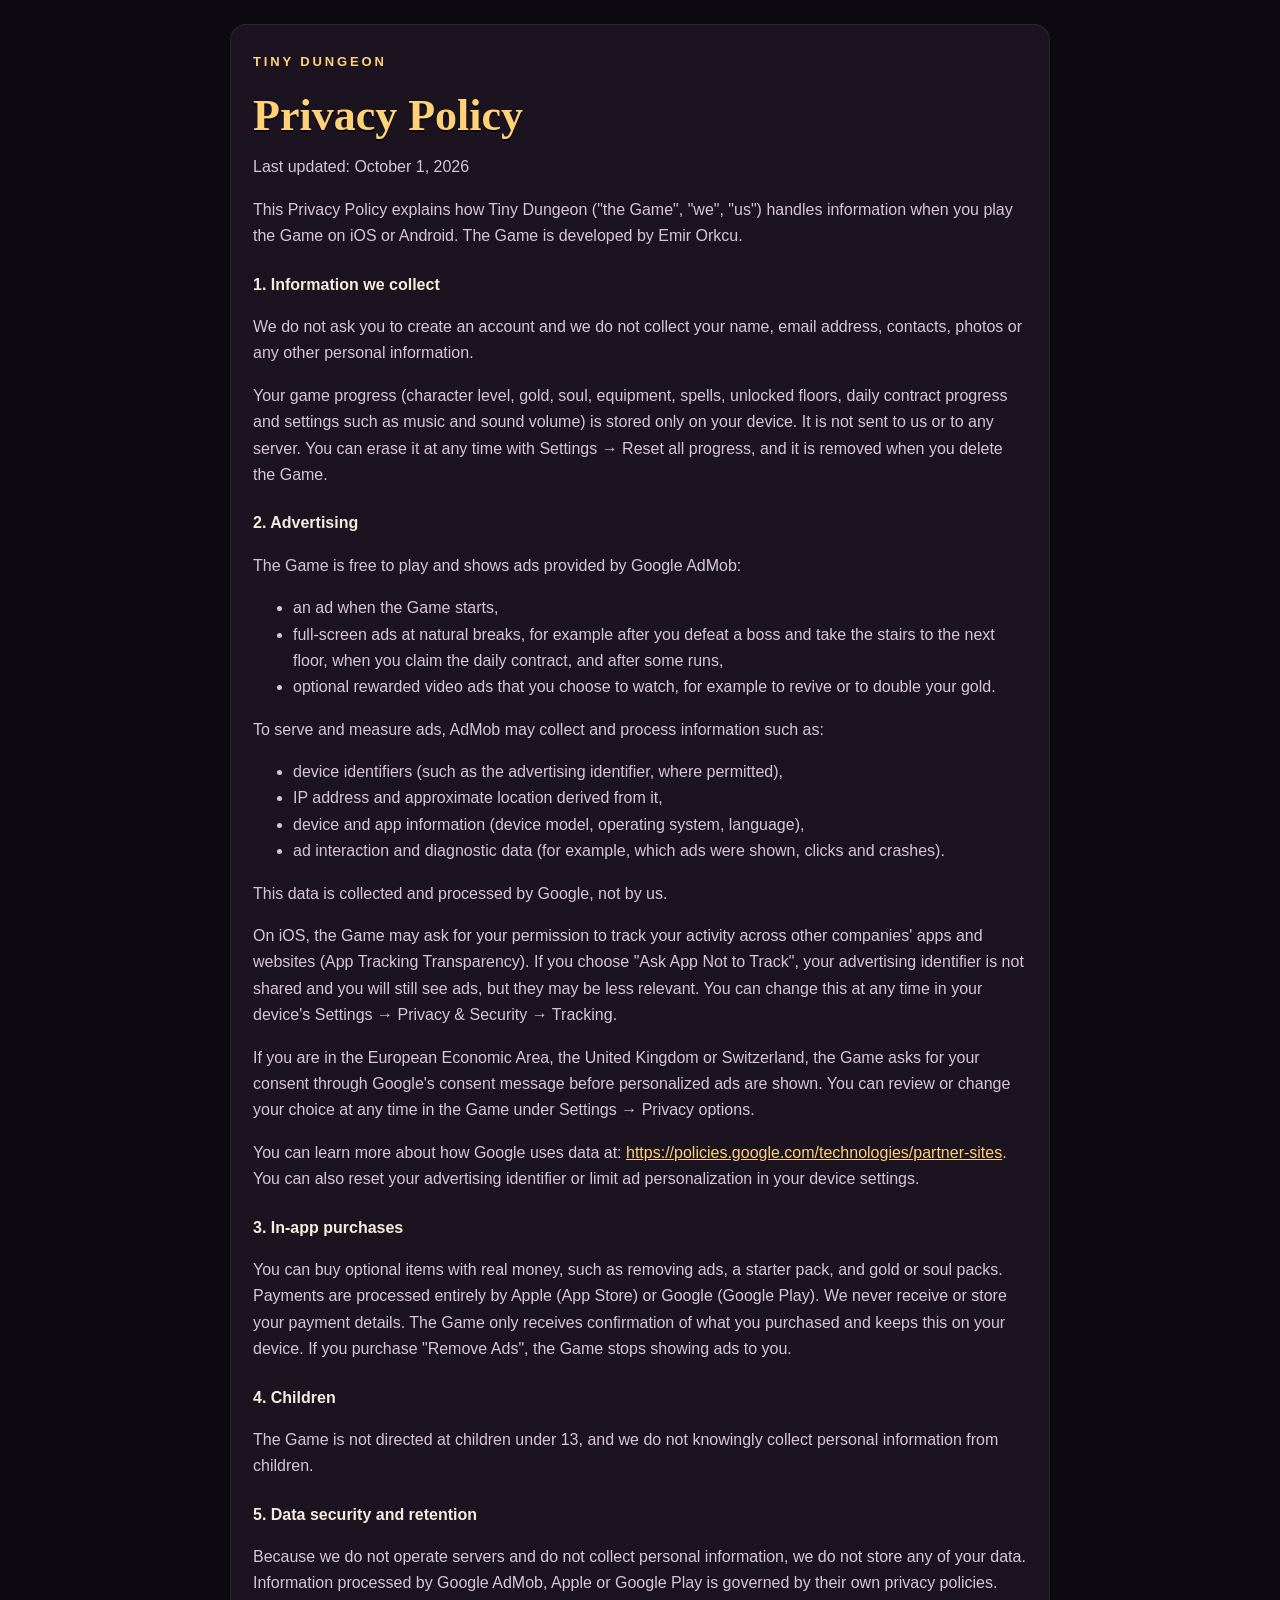
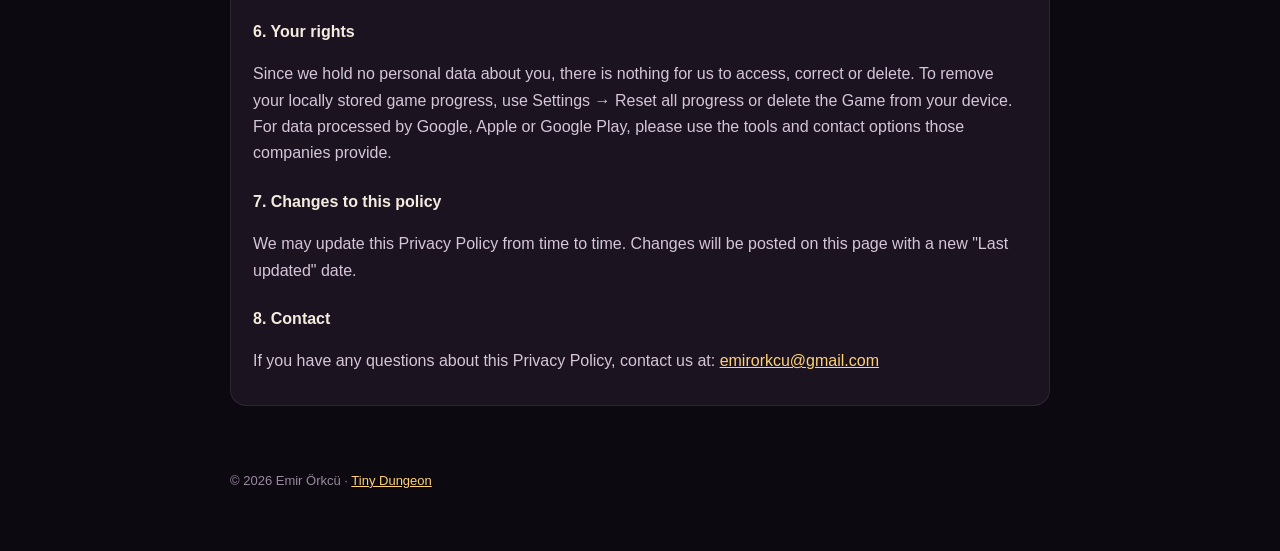
<file: tiny_dungeon/privacy.html>
<!doctype html>
<html lang="en">
<head>
<meta charset="utf-8">
<meta name="viewport" content="width=device-width, initial-scale=1">
<title>Tiny Dungeon – Privacy Policy</title>
<meta name="description" content="Privacy Policy for Tiny Dungeon.">
<link rel="icon" href="[data-uri]">
<style>
  :root { --bg: #0c0910; --panel: #1b1320; --text: #f4ecdf; --dim: #d6c6d8; --gold: #ffd278; }
  body { margin: 0; background: var(--bg); color: var(--text); font: 16px/1.65 -apple-system, BlinkMacSystemFont, "Segoe UI", Inter, sans-serif; }
  header { background: radial-gradient(circle at 50% 30%, #5b2a3a 0%, #2a1220 50%, #0c0910 100%); padding: 56px 0 40px; text-align: center; }
  header img { width: 132px; height: 132px; border-radius: 30px; box-shadow: 0 12px 30px rgba(0,0,0,.55); image-rendering: auto; }
  .wrap { max-width: 860px; margin: 0 auto; padding: 0 20px; width: 100%; box-sizing: border-box; }
  h1 { font-family: Georgia, "Times New Roman", serif; font-weight: 600; font-size: clamp(40px, 8vw, 64px); line-height: 1; margin: 22px 0 10px; color: var(--gold); text-shadow: 0 2px 0 rgba(0,0,0,.6); }
  .tag { font-size: 18px; margin: 0; }
  .cta { display: inline-block; margin-top: 18px; padding: 10px 20px; border-radius: 12px; background: var(--gold); color: #2a1606; font-weight: 700; text-decoration: none; }
  section { padding: 24px 0; }
  h2 { font-size: 13px; letter-spacing: .22em; text-transform: uppercase; color: var(--gold); margin: 22px 0 8px; }
  h3 { font-size: 16px; color: var(--text); margin: 22px 0 6px; }
  p, li { color: var(--dim); }
  .grid { display: grid; grid-template-columns: repeat(auto-fit, minmax(260px, 1fr)); gap: 18px; }
  .card { background: var(--panel); border: 1px solid rgba(255,255,255,.08); border-radius: 16px; padding: 4px 22px 14px; }
  a { color: var(--gold); }
  footer { color: #9a8aa0; font-size: 13px; padding: 40px 0 60px; }
</style>
</head>
<body>
<div class="wrap">
  <section>
    <div class="card">
      <h2>Tiny Dungeon</h2>
      <h1 style="font-size:clamp(30px,6vw,44px)">Privacy Policy</h1>
      <p>Last updated: October 1, 2026</p>
      <p>This Privacy Policy explains how Tiny Dungeon (&quot;the Game&quot;, &quot;we&quot;, &quot;us&quot;) handles information when you play the Game on iOS or Android. The Game is developed by Emir Orkcu.</p>
      <h3>1. Information we collect</h3>
      <p>We do not ask you to create an account and we do not collect your name, email address, contacts, photos or any other personal information.</p>
      <p>Your game progress (character level, gold, soul, equipment, spells, unlocked floors, daily contract progress and settings such as music and sound volume) is stored only on your device. It is not sent to us or to any server. You can erase it at any time with Settings → Reset all progress, and it is removed when you delete the Game.</p>
      <h3>2. Advertising</h3>
      <p>The Game is free to play and shows ads provided by Google AdMob:</p>
      <ul><li>an ad when the Game starts,</li><li>full-screen ads at natural breaks, for example after you defeat a boss and take the stairs to the next floor, when you claim the daily contract, and after some runs,</li><li>optional rewarded video ads that you choose to watch, for example to revive or to double your gold.</li></ul>
      <p>To serve and measure ads, AdMob may collect and process information such as:</p>
      <ul><li>device identifiers (such as the advertising identifier, where permitted),</li><li>IP address and approximate location derived from it,</li><li>device and app information (device model, operating system, language),</li><li>ad interaction and diagnostic data (for example, which ads were shown, clicks and crashes).</li></ul>
      <p>This data is collected and processed by Google, not by us.</p>
      <p>On iOS, the Game may ask for your permission to track your activity across other companies&#x27; apps and websites (App Tracking Transparency). If you choose &quot;Ask App Not to Track&quot;, your advertising identifier is not shared and you will still see ads, but they may be less relevant. You can change this at any time in your device&#x27;s Settings → Privacy &amp; Security → Tracking.</p>
      <p>If you are in the European Economic Area, the United Kingdom or Switzerland, the Game asks for your consent through Google&#x27;s consent message before personalized ads are shown. You can review or change your choice at any time in the Game under Settings → Privacy options.</p>
      <p>You can learn more about how Google uses data at: <a href="https://policies.google.com/technologies/partner-sites">https://policies.google.com/technologies/partner-sites</a>. You can also reset your advertising identifier or limit ad personalization in your device settings.</p>
      <h3>3. In-app purchases</h3>
      <p>You can buy optional items with real money, such as removing ads, a starter pack, and gold or soul packs. Payments are processed entirely by Apple (App Store) or Google (Google Play). We never receive or store your payment details. The Game only receives confirmation of what you purchased and keeps this on your device. If you purchase &quot;Remove Ads&quot;, the Game stops showing ads to you.</p>
      <h3>4. Children</h3>
      <p>The Game is not directed at children under 13, and we do not knowingly collect personal information from children.</p>
      <h3>5. Data security and retention</h3>
      <p>Because we do not operate servers and do not collect personal information, we do not store any of your data. Information processed by Google AdMob, Apple or Google Play is governed by their own privacy policies.</p>
      <h3>6. Your rights</h3>
      <p>Since we hold no personal data about you, there is nothing for us to access, correct or delete. To remove your locally stored game progress, use Settings → Reset all progress or delete the Game from your device. For data processed by Google, Apple or Google Play, please use the tools and contact options those companies provide.</p>
      <h3>7. Changes to this policy</h3>
      <p>We may update this Privacy Policy from time to time. Changes will be posted on this page with a new &quot;Last updated&quot; date.</p>
      <h3>8. Contact</h3>
      <p>If you have any questions about this Privacy Policy, contact us at: <a href="mailto:emirorkcu@gmail.com">emirorkcu@gmail.com</a></p>
    </div>
  </section>
  <footer>© 2026 Emir Örkcü · <a href="./">Tiny Dungeon</a></footer>
</div>
</body>
</html>
</file>
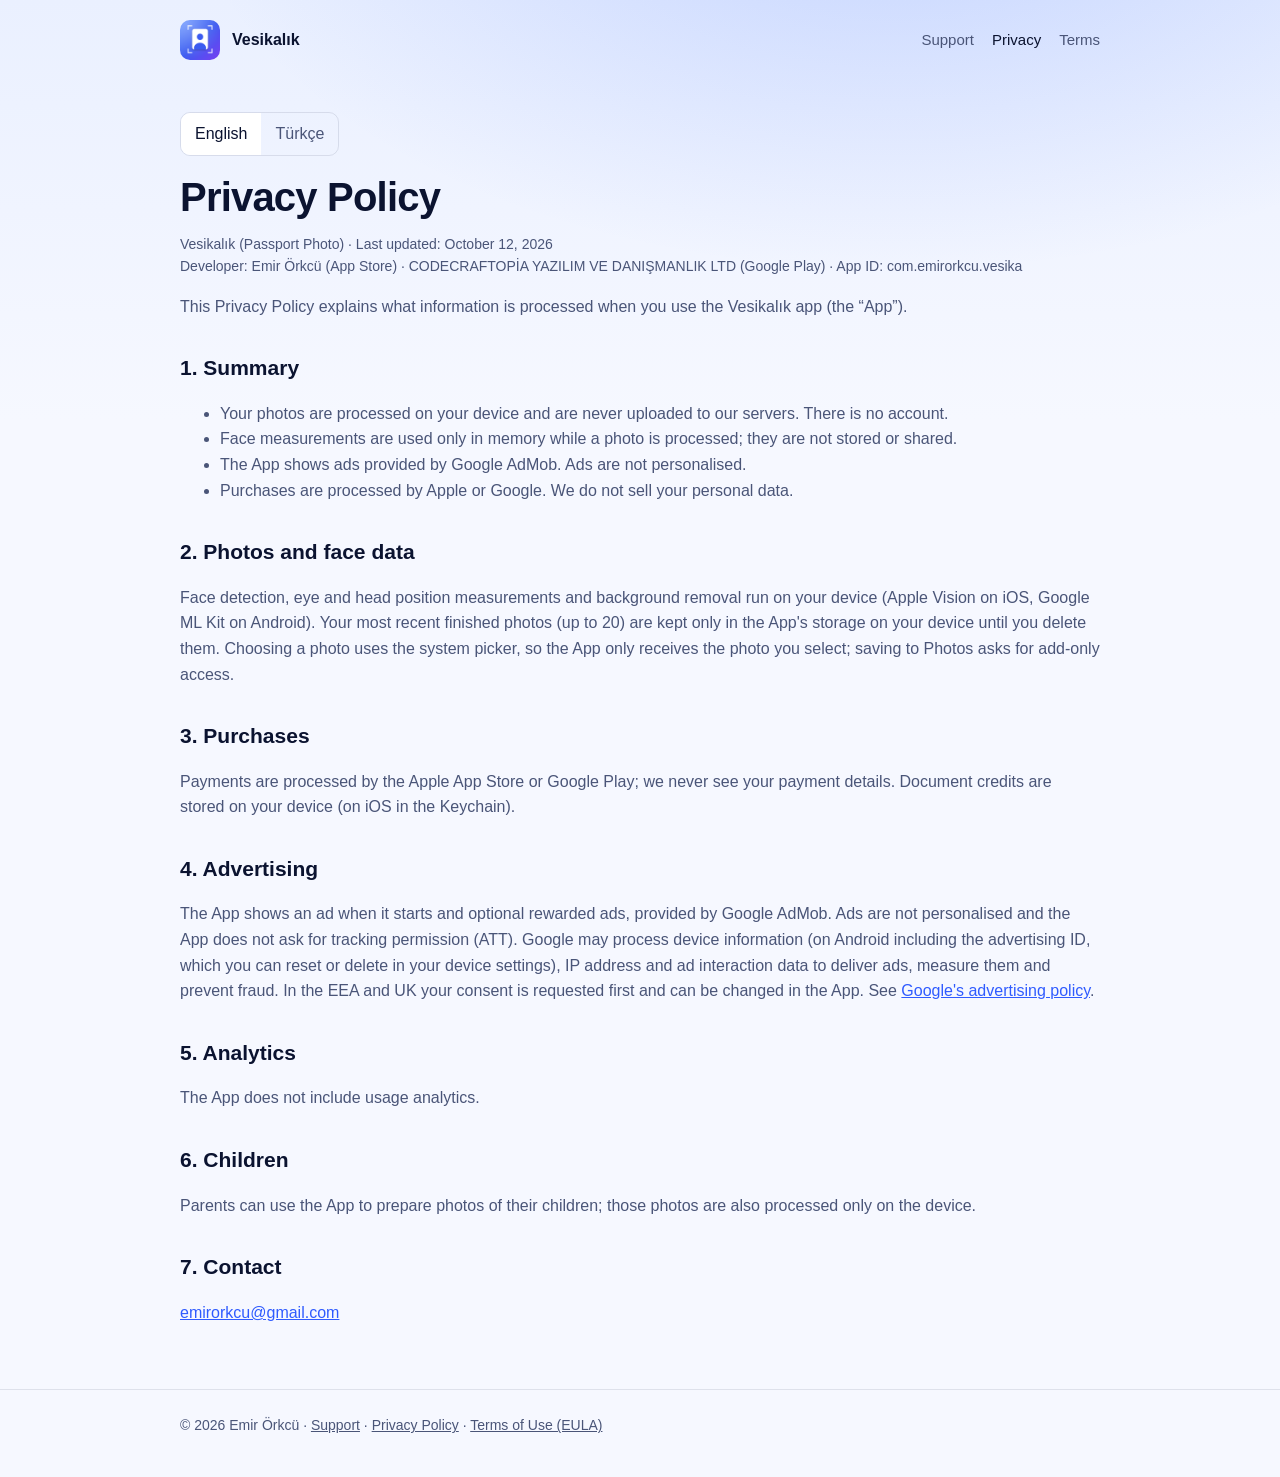
<file: vesika/privacy.html>
<!doctype html>
<html lang="en">
<head>
  <meta charset="utf-8">
  <meta name="viewport" content="width=device-width, initial-scale=1">
  <title>Privacy Policy — Vesikalık</title>
  <meta name="description" content="Privacy Policy for the Vesikalık passport and ID photo app.">
  <link rel="icon" href="[data-uri]">
  <link rel="apple-touch-icon" href="[data-uri]">
  <link rel="stylesheet" href="../style.css">
</head>
<body>
  <div class="wrap">
    <header class="top">
      <a class="brand" href="./"><img src="[data-uri]" alt="">Vesikalık</a>
      <nav class="links">
        <a href="./">Support</a>
        <a aria-current="page" href="privacy.html">Privacy</a>
        <a href="https://www.apple.com/legal/internet-services/itunes/dev/stdeula/">Terms</a>
      </nav>
    </header>

    <section class="doc">
      <div class="lang" role="group" aria-label="Language">
        <button type="button" data-set-lang="en">English</button>
        <button type="button" data-set-lang="tr">Türkçe</button>
      </div>

      <div data-lang-block="en">
        <h1>Privacy Policy</h1>
        <p class="meta">Vesikalık (Passport Photo) · Last updated: October 12, 2026<br>Developer: Emir Örkcü (App Store) · CODECRAFTOPİA YAZILIM VE DANIŞMANLIK LTD (Google Play) · App ID: com.emirorkcu.vesika</p>
        <p>This Privacy Policy explains what information is processed when you use the Vesikalık app (the “App”).</p>

        <h2>1. Summary</h2>
        <ul>
          <li>Your photos are processed on your device and are never uploaded to our servers. There is no account.</li>
          <li>Face measurements are used only in memory while a photo is processed; they are not stored or shared.</li>
          <li>The App shows ads provided by Google AdMob. Ads are not personalised.</li>
          <li>Purchases are processed by Apple or Google. We do not sell your personal data.</li>
        </ul>

        <h2>2. Photos and face data</h2>
        <p>Face detection, eye and head position measurements and background removal run on your device (Apple Vision on iOS, Google ML Kit on Android). Your most recent finished photos (up to 20) are kept only in the App's storage on your device until you delete them. Choosing a photo uses the system picker, so the App only receives the photo you select; saving to Photos asks for add-only access.</p>

        <h2>3. Purchases</h2>
        <p>Payments are processed by the Apple App Store or Google Play; we never see your payment details. Document credits are stored on your device (on iOS in the Keychain).</p>

        <h2>4. Advertising</h2>
        <p>The App shows an ad when it starts and optional rewarded ads, provided by Google AdMob. Ads are not personalised and the App does not ask for tracking permission (ATT). Google may process device information (on Android including the advertising ID, which you can reset or delete in your device settings), IP address and ad interaction data to deliver ads, measure them and prevent fraud. In the EEA and UK your consent is requested first and can be changed in the App. See <a href="https://policies.google.com/technologies/ads">Google's advertising policy</a>.</p>

        <h2>5. Analytics</h2>
        <p>The App does not include usage analytics.</p>

        <h2>6. Children</h2>
        <p>Parents can use the App to prepare photos of their children; those photos are also processed only on the device.</p>

        <h2>7. Contact</h2>
        <p><a href="mailto:emirorkcu@gmail.com?subject=Vesikal%C4%B1k%20Privacy">emirorkcu@gmail.com</a></p>
      </div>

      <div data-lang-block="tr">
        <h1>Gizlilik Politikası</h1>
        <p class="meta">Vesikalık · Son güncelleme: 12 Ekim 2026<br>Geliştirici: Emir Örkcü (App Store) · CODECRAFTOPİA YAZILIM VE DANIŞMANLIK LTD (Google Play) · Uygulama kimliği: com.emirorkcu.vesika</p>
        <p>Bu politika, Vesikalık uygulamasını (“Uygulama”) kullandığınızda hangi bilgilerin işlendiğini açıklar.</p>

        <h2>1. Özet</h2>
        <ul>
          <li>Fotoğraflarınız cihazınızda işlenir ve sunucularımıza yüklenmez. Hesap yoktur.</li>
          <li>Yüz ölçümleri yalnızca fotoğraf işlenirken bellekte kullanılır; saklanmaz ve paylaşılmaz.</li>
          <li>Uygulama Google AdMob reklamları gösterir. Reklamlar kişiselleştirilmez.</li>
          <li>Satın almaları Apple ya da Google işler. Kişisel verilerinizi satmayız.</li>
        </ul>

        <h2>2. Fotoğraflar ve yüz verileri</h2>
        <p>Yüz algılama, göz ve baş konumu ölçümü ve arka plan temizleme cihazınızda yapılır (iOS'ta Apple Vision, Android'de Google ML Kit). Hazırlanan son fotoğraflar (en fazla 20) siz silene kadar yalnızca cihazınızda, Uygulama'nın kendi alanında tutulur. Galeriden seçim sistem seçicisiyle yapılır; Uygulama yalnızca seçtiğiniz fotoğrafa erişir. Fotoğraflar'a kaydetme için yalnızca ekleme izni istenir.</p>

        <h2>3. Satın almalar</h2>
        <p>Ödemeleri Apple App Store ya da Google Play işler; ödeme bilgilerinizi görmeyiz. Belge hakları cihazınızda (iOS'ta Anahtar Zinciri'nde) saklanır.</p>

        <h2>4. Reklamlar</h2>
        <p>Uygulama açılırken bir reklam ve isteğe bağlı ödüllü reklamlar gösterir (Google AdMob). Reklamlar kişiselleştirilmez ve uygulama izleme izni (ATT) istenmez. Google, reklam sunumu, ölçümü ve dolandırıcılığı önleme için cihaz bilgisi (Android'de cihaz ayarlarından sıfırlayıp silebileceğiniz reklam kimliği dahil), IP adresi ve reklam etkileşimi verilerini işleyebilir. AEA ve Birleşik Krallık'ta önce onayınız istenir; Uygulama içinden değiştirebilirsiniz. Ayrıntılar: <a href="https://policies.google.com/technologies/ads">Google reklam politikası</a>.</p>

        <h2>5. Analiz</h2>
        <p>Uygulama kullanım analizi aracı içermez.</p>

        <h2>6. Çocuklar</h2>
        <p>Ebeveynler çocukları için vesikalık hazırlayabilir; bu fotoğraflar da yalnızca cihazda işlenir.</p>

        <h2>7. İletişim</h2>
        <p><a href="mailto:emirorkcu@gmail.com?subject=Vesikal%C4%B1k%20Gizlilik">emirorkcu@gmail.com</a></p>
      </div>
    </section>
  </div>
  <footer>
    <div class="wrap">
      © 2026 Emir Örkcü ·
      <a href="./">Support</a> ·
      <a href="privacy.html">Privacy Policy</a> ·
      <a href="https://www.apple.com/legal/internet-services/itunes/dev/stdeula/">Terms of Use (EULA)</a>
    </div>
  </footer>
  <script src="../lang.js"></script>
</body>
</html>
</file>
<file: style.css>
:root{
  --bg:#060a1c; --bg2:#0a1230; --card:rgba(255,255,255,.05); --line:rgba(255,255,255,.10);
  --text:#eef2ff; --muted:#a7b0cc; --accent:#4f7dff; --accent2:#9b7bff; --gold:#ffb347;
}
@media (prefers-color-scheme: light){
  :root:not([data-theme="dark"]){
    --bg:#f6f8ff; --bg2:#eaf0ff; --card:#ffffff; --line:rgba(10,20,60,.10);
    --text:#0b1330; --muted:#4a5578; --accent:#2f5bff; --accent2:#6b4ef0; --gold:#d98400;
  }
}
*{box-sizing:border-box}
html,body{margin:0}
html{background-color:var(--bg)}
body{font-family:-apple-system,BlinkMacSystemFont,"SF Pro Text","Segoe UI",Roboto,Helvetica,Arial,sans-serif;
  color:var(--text);background:radial-gradient(1200px 700px at 70% -10%,rgba(79,125,255,.25),transparent 60%),linear-gradient(180deg,var(--bg2),var(--bg) 420px);
  background-color:var(--bg);background-repeat:no-repeat;min-height:100vh;line-height:1.6;overflow-wrap:anywhere;-webkit-font-smoothing:antialiased}
a{color:var(--accent)}
.wrap{max-width:960px;margin:0 auto;padding:0 20px}
header.top{display:flex;align-items:center;justify-content:space-between;flex-wrap:wrap;gap:12px;padding:20px 0}
.brand{display:flex;align-items:center;gap:12px;color:var(--text);text-decoration:none;font-weight:700}
.brand img{width:40px;height:40px;border-radius:10px}
nav.links{display:flex;gap:18px;flex-wrap:wrap}
nav.links a{color:var(--muted);text-decoration:none;font-size:15px}
nav.links a:hover,nav.links a[aria-current="page"]{color:var(--text)}
.hero{padding:56px 0 32px;display:grid;grid-template-columns:auto 1fr;gap:28px;align-items:center}
.hero img{width:120px;height:120px;border-radius:28px;box-shadow:0 20px 40px rgba(0,0,0,.35)}
h1{font-size:clamp(32px,5vw,52px);line-height:1.08;margin:0 0 12px;letter-spacing:-.02em}
h1 .grad{background:linear-gradient(90deg,#7fb2ff,var(--accent) 55%,var(--accent2));-webkit-background-clip:text;background-clip:text;color:transparent}
.lead{color:var(--muted);font-size:18px;margin:0 0 22px;max-width:620px}
.btn{display:inline-flex;align-items:center;gap:10px;padding:12px 20px;border-radius:12px;background:var(--text);color:var(--bg);text-decoration:none;font-weight:600}
.btn.secondary{background:transparent;color:var(--text);border:1px solid var(--line);margin-left:8px}
.grid{display:grid;grid-template-columns:repeat(3,1fr);gap:14px;margin:28px 0 48px}
.card{background:var(--card);border:1px solid var(--line);border-radius:16px;padding:18px}
.card h3{margin:0 0 6px;font-size:17px}
.card p{margin:0;color:var(--muted);font-size:15px}
section.doc{padding:24px 0 48px}
section.doc h1{font-size:clamp(28px,4vw,40px)}
section.doc h2{font-size:21px;margin:32px 0 8px}
section.doc p,section.doc li{color:var(--muted)}
section.doc strong{color:var(--text)}
.meta{color:var(--muted);font-size:14px}
.lang{display:inline-flex;border:1px solid var(--line);border-radius:10px;overflow:hidden;margin:8px 0 20px}
.lang button{background:transparent;border:0;color:var(--muted);padding:8px 14px;font:inherit;cursor:pointer}
.lang button[aria-pressed="true"]{background:var(--card);color:var(--text)}
[data-lang-block]{display:none}
[data-lang-block].on{display:block}
footer{border-top:1px solid var(--line);padding:24px 0 40px;color:var(--muted);font-size:14px}
footer a{color:var(--muted)}
@media (max-width:720px){
  .hero{grid-template-columns:1fr;text-align:left;padding-top:32px}
  .hero img{width:88px;height:88px;border-radius:20px}
  .grid{grid-template-columns:1fr}
  .btn.secondary{margin:10px 0 0}
  nav.links{gap:12px}
}
</file>
